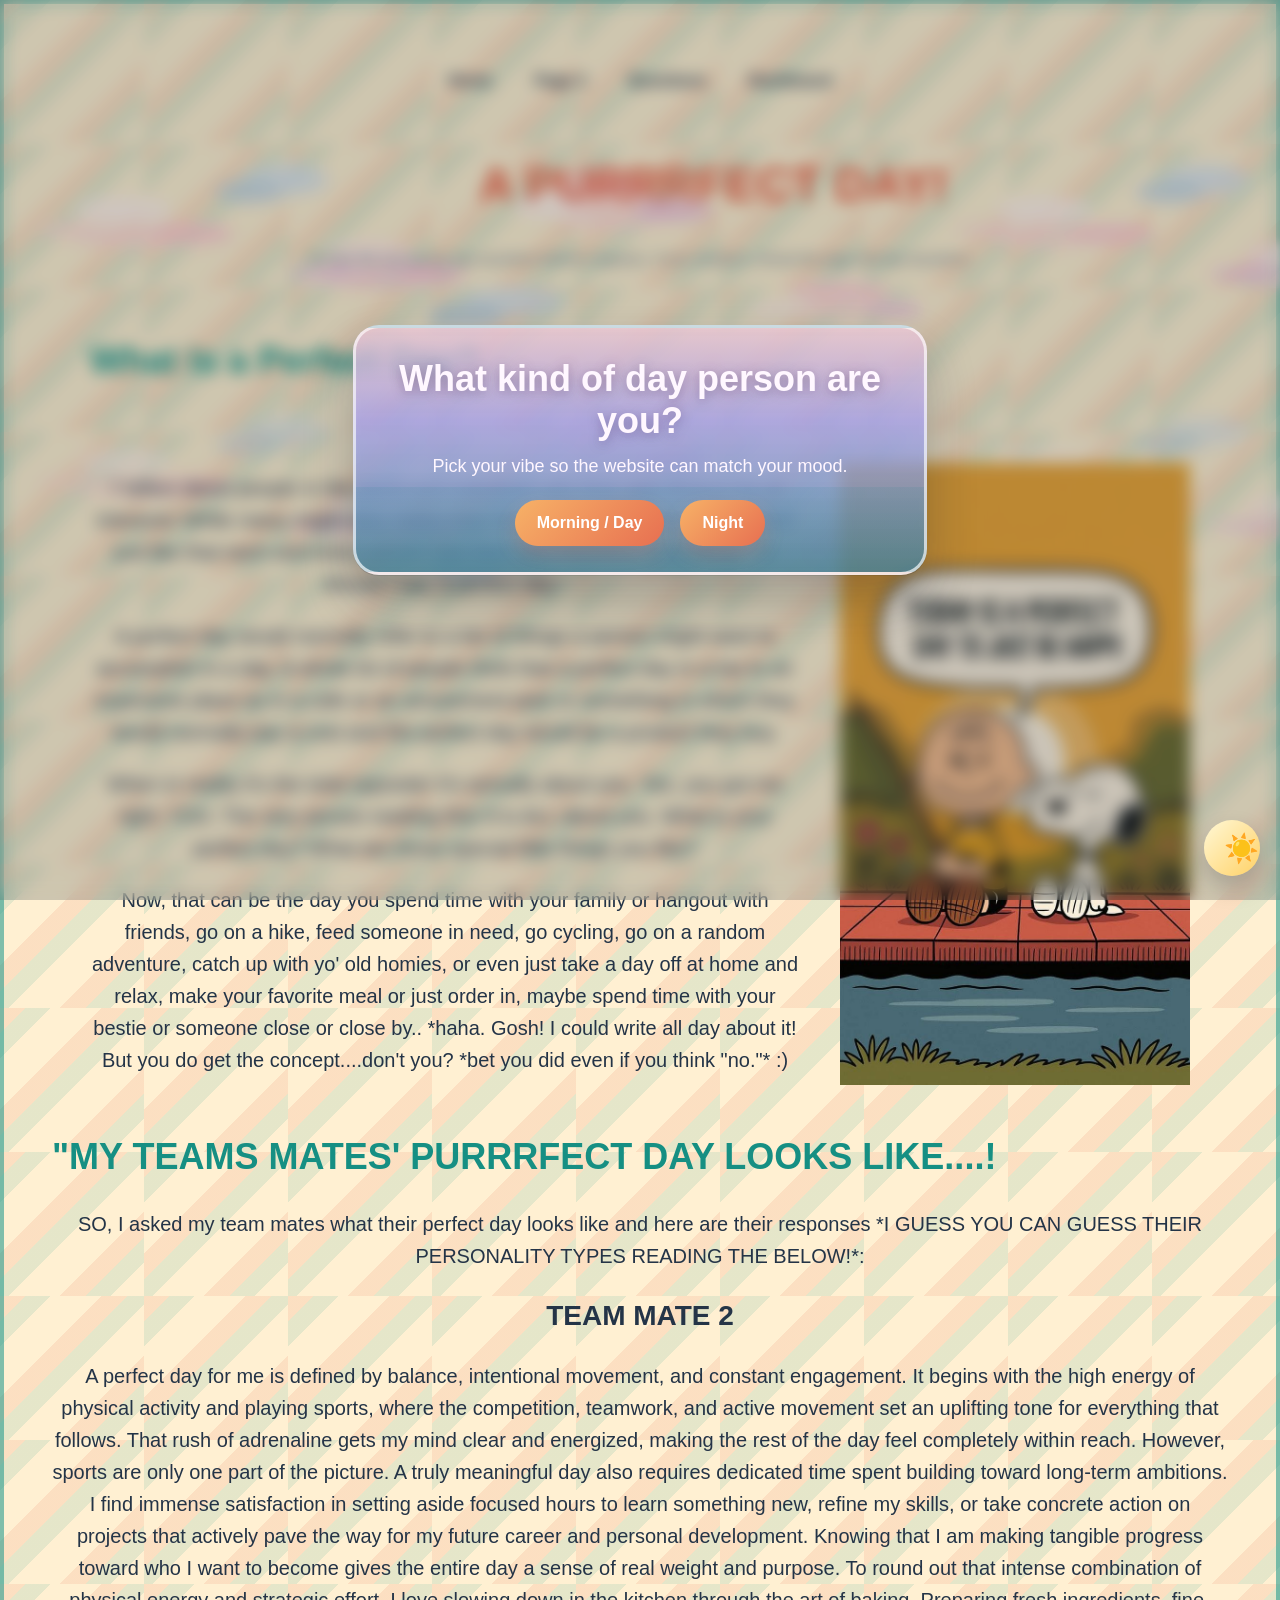
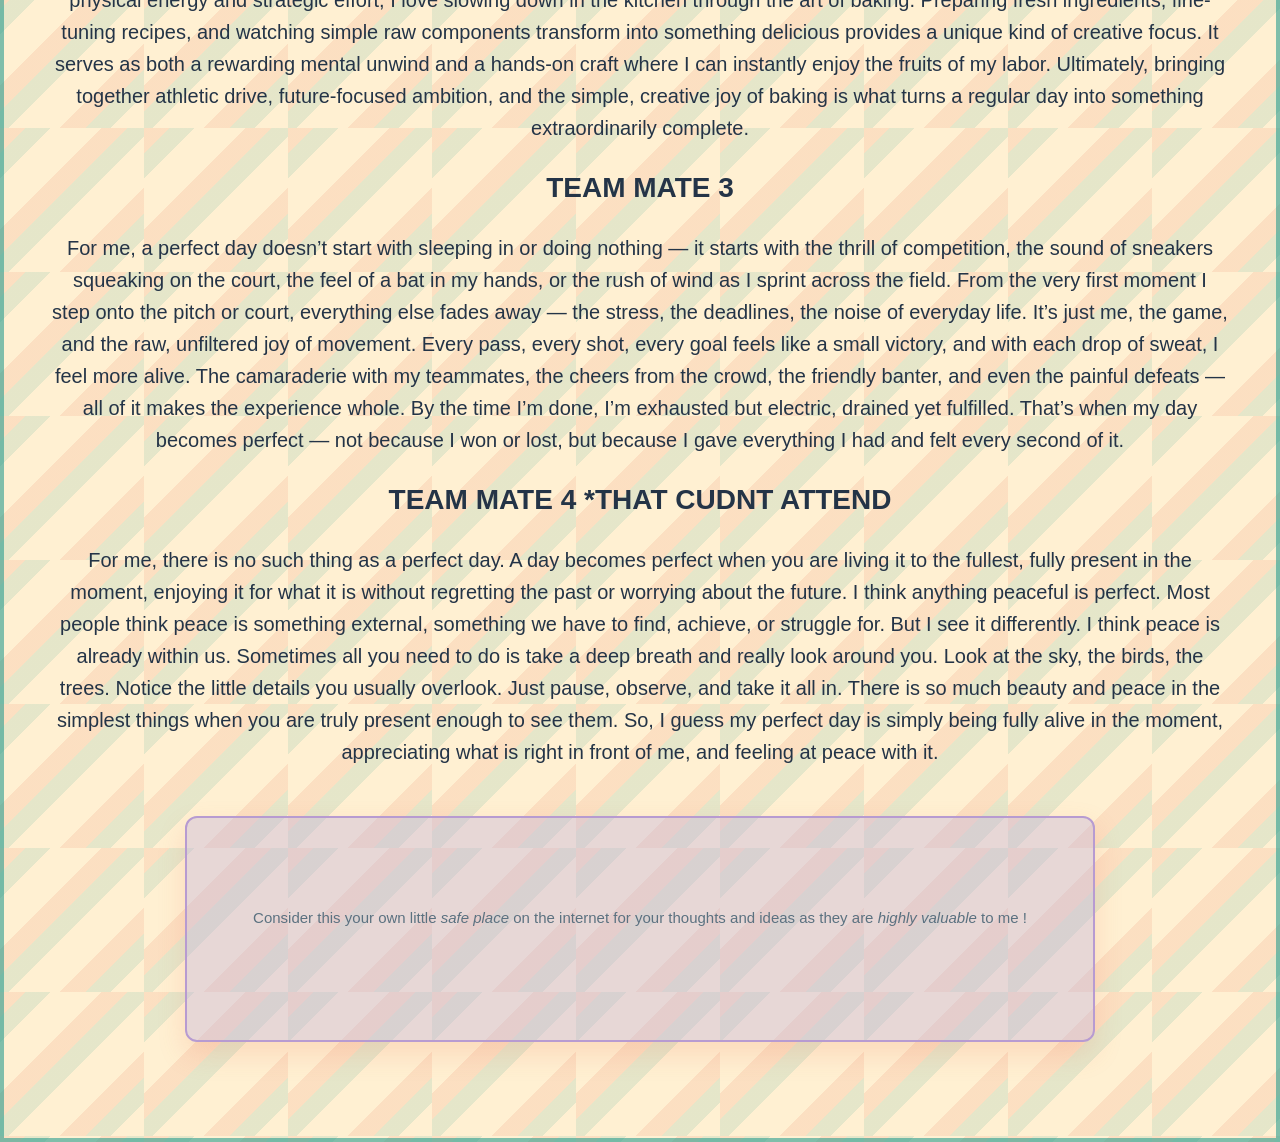
<file: purrrfectday/index.html>
<!DOCTYPE html>
<html lang="en">
<head>
    <title>A PURRRFECT DAY!</title>
     <link rel="stylesheet" href="purrrfectday.css">
 <script src="purrrfectday.js"></script>
 </head>


<body>
    <img class="day-birds-background" data-src="manybirds.svg" alt="" aria-hidden="true">

    <button id="floating-theme-toggle" class="floating-theme-toggle" type="button" aria-label="Toggle theme" title="Toggle theme">
        ☀️
    </button>

    <div id="theme-modal" class="theme-modal" hidden>
        <div class="theme-modal-card">
            <h2>What kind of day person are you?</h2>
            <p>Pick your vibe so the website can match your mood.</p>
            <div class="theme-choice-row">
                <button type="button" class="theme-choice" data-theme-choice="day">Morning / Day</button>
                <button type="button" class="theme-choice" data-theme-choice="night">Night</button>
            </div>
        </div>
    </div>

    <nav class="site-nav" aria-label="Main navigation">
        <a href="index.html">Home</a>
        <a href="purrrfectday2.html">Page 2</a>
        <a href="ques.html">Questions</a>
        <a href="dashboard.html">Dashboard</a>
    </nav>

    <header class="hero-header">
        <div class="sun" aria-hidden="true"></div>
        <h1>A PURRRFECT DAY!</h1>
    </header>
    <p id="soundNote" class="sound-note">To hear the sun sound, tap anywhere before it appears. If you missed it, reload the page and tap anywhere.</p>
 <div class="split-layout">
    <h2>What Is a Perfect Day?</h2>
</div>
    <div class="split-layout">

        <div class="text">
            <p>
                7 billion damn people in the world and individual with their own
                distinct list of interests! While many might vary, many may also
                be similar to one another and just like that each and every person
                has their own definition of an ideal... or should I say, a perfect day~
            </p>

            <p>
                A perfect day would normally refer to a list of things a person
                might want to accomplish in a day. A whole lot of people think that
                a perfect day is a trip to an expensive place as in a cafe or an
                amusement park or something in which they would normally pay a cost
                and the perfect day would be a product they buy.
            </p>

            <p>
                When in reality it's the total opposite! It's actually about you.
                Yes, you got me right; YOU. The very person reading this!
                It is ALL about you. What is your perfect day? What are those
                special little things you like?
            </p>

            <p>
                Now, that can be the day you spend time with your family or hangout with friends, go on a hike, feed someone in need, go cycling, go on a random adventure, catch up with yo' old homies, or even just take a day off at home and relax, make your favorite meal or just order in, maybe spend time with your bestie or someone close or close by.. *haha. Gosh! I could write all day about it! But you do get the concept....don't you? *bet you did even if you think "no."* :)

            </p>
           
        </div>

        <img src="hpy.jpg" alt="A happy day">

    </div>

<div>
    <H2> "MY TEAMS MATES' PURRRFECT DAY LOOKS LIKE....!</H2>
    <p>
        SO, I asked my team mates what their perfect day looks like and here are their responses *I GUESS YOU CAN GUESS THEIR PERSONALITY TYPES READING THE BELOW!*:

<H3>TEAM MATE 2</H3>
<P>
    A perfect day for me is defined by balance, intentional movement, and constant engagement. It begins with the high energy of physical activity and playing sports, where the competition, teamwork, and active movement set an uplifting tone for everything that follows. That rush of adrenaline gets my mind clear and energized, making the rest of the day feel completely within reach. However, sports are only one part of the picture.
A truly meaningful day also requires dedicated time spent building toward long-term ambitions. I find immense satisfaction in setting aside focused hours to learn something new, refine my skills, or take concrete action on projects that actively pave the way for my future career and personal development. Knowing that I am making tangible progress toward who I want to become gives the entire day a sense of real weight and purpose.
To round out that intense combination of physical energy and strategic effort, I love slowing down in the kitchen through the art of baking. Preparing fresh ingredients, fine-tuning recipes, and watching simple raw components transform into something delicious provides a unique kind of creative focus. It serves as both a rewarding mental unwind and a hands-on craft where I can instantly enjoy the fruits of my labor. Ultimately, bringing together athletic drive, future-focused ambition, and the simple, creative joy of baking is what turns a regular day into something extraordinarily complete.
</P>
<H3>TEAM MATE 3</H3> 
<P>For me, a perfect day doesn’t start with sleeping in or doing nothing — it starts with the thrill of competition, the sound of sneakers squeaking on the court, the feel of a bat in my hands, or the rush of wind as I sprint across the field. From the very first moment I step onto the pitch or court, everything else fades away — the stress, the deadlines, the noise of everyday life. It’s just me, the game, and the raw, unfiltered joy of movement. Every pass, every shot, every goal feels like a small victory, and with each drop of sweat, I feel more alive. The camaraderie with my teammates, the cheers from the crowd, the friendly banter, and even the painful defeats — all of it makes the experience whole. By the time I’m done, I’m exhausted but electric, drained yet fulfilled. That’s when my day becomes perfect — not because I won or lost, but because I gave everything I had and felt every second of it.</P>
    </p>
    <H3>TEAM MATE 4 *THAT CUDNT ATTEND</H3>
    <P>
        For me, there is no such thing as a perfect day. A day becomes perfect when you are living it to the fullest, fully present in the moment, enjoying it for what it is without regretting the past or worrying about the future.
I think anything peaceful is perfect. Most people think peace is something external, something we have to find, achieve, or struggle for. But I see it differently. I think peace is already within us. Sometimes all you need to do is take a deep breath and really look around you.
Look at the sky, the birds, the trees. Notice the little details you usually overlook. Just pause, observe, and take it all in. There is so much beauty and peace in the simplest things when you are truly present enough to see them.
So, I guess my perfect day is simply being fully alive in the moment, appreciating what is right in front of me, and feeling at peace with it.
    </P>

    <section id="user-input-box" class="user-input-box">
        <h4 class="scroll-reveal">WE RECOMMEND U TO ADD YOUR PREFERENCES!</h4>
        <p class="storage-note">Consider this your own little <i>safe place</i> on the internet for your thoughts and ideas as they are <i>highly valuable</i> to me !</p>
        <div id="output" class="saved-inputs" aria-live="polite"></div>
        <button class="scroll-reveal" type="button" onclick="showInput()">Click to Add what your perfect day would sound like!!</button>

        <div id="inputSection" hidden>
            <textarea id="userInput" rows="5" placeholder="Write your perfect day here..."></textarea>
            <button type="button" onclick="addInput()">Add your what your purrrfect day would sound like to our webpage!</button>
        </div>

        <div id="nameSection" hidden>
            <label for="displayName">What name should we display with your perfect day?</label>
            <input id="displayName" type="text" maxlength="40" placeholder="Enter your display name...">
            <button type="button" onclick="finishInput()">Finish</button>
        </div>
    </section>
</body>
</html>
</file>
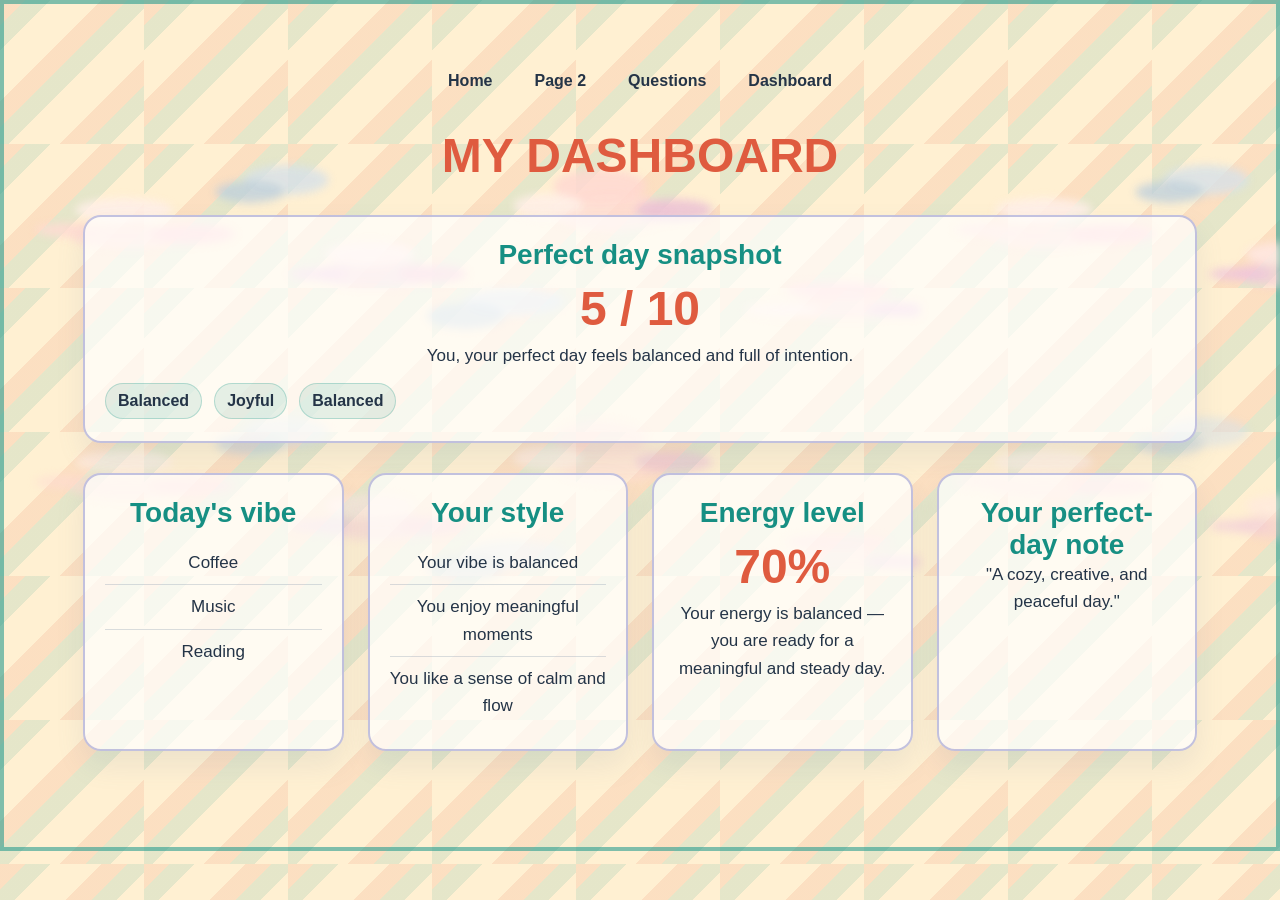
<file: DASHBOARD.HTML>
<!DOCTYPE html>
<html lang="en">
<head>
    <meta charset="UTF-8">
    <meta name="viewport" content="width=device-width, initial-scale=1.0">
    <title>PURRRFECT DAY | Dashboard</title>
    <link rel="stylesheet" href="PERFECTDAY.CSS">
</head>
<body>
    <img class="day-birds-background" data-src="manybirds.svg" alt="" aria-hidden="true">

    <nav class="site-nav" aria-label="Main navigation">
        <a href="PERFECTDAY.HTML">Home</a>
        <a href="PERFECTDAY2.HTML">Page 2</a>
        <a href="QUESTIONS.HTML">Questions</a>
        <a href="DASHBOARD.HTML">Dashboard</a>
    </nav>

    <header class="hero-header">
        <h1>MY DASHBOARD</h1>
    </header>

    <main class="dashboard-shell">
        <section class="dash-card highlight-card" id="profile-summary">
            <h3>Perfect day snapshot</h3>
            <div class="metric" id="score-value">--</div>
            <p id="mood-summary">Your personalized summary will appear here.</p>
            <div class="pill-row" id="mood-pills"></div>
        </section>

        <div class="dashboard-grid">
            <section class="dash-card">
                <h3>Today's vibe</h3>
                <ul class="dash-list" id="activity-list"></ul>
            </section>

            <section class="dash-card">
                <h3>Your style</h3>
                <ul class="dash-list" id="style-list"></ul>
            </section>

            <section class="dash-card">
                <h3>Energy level</h3>
                <div class="metric" id="energy-value">--</div>
                <p id="energy-copy">Your energy summary will appear here.</p>
            </section>

            <section class="dash-card">
                <h3>Your perfect-day note</h3>
                <p id="dream-day-output">Tell us about your ideal day and it will show here.</p>
            </section>
        </div>
    </main>

    <script src="PERFECTDAY.JS"></script>
    <script src="dashboard-data.js"></script>
</body>
</html>
</file>
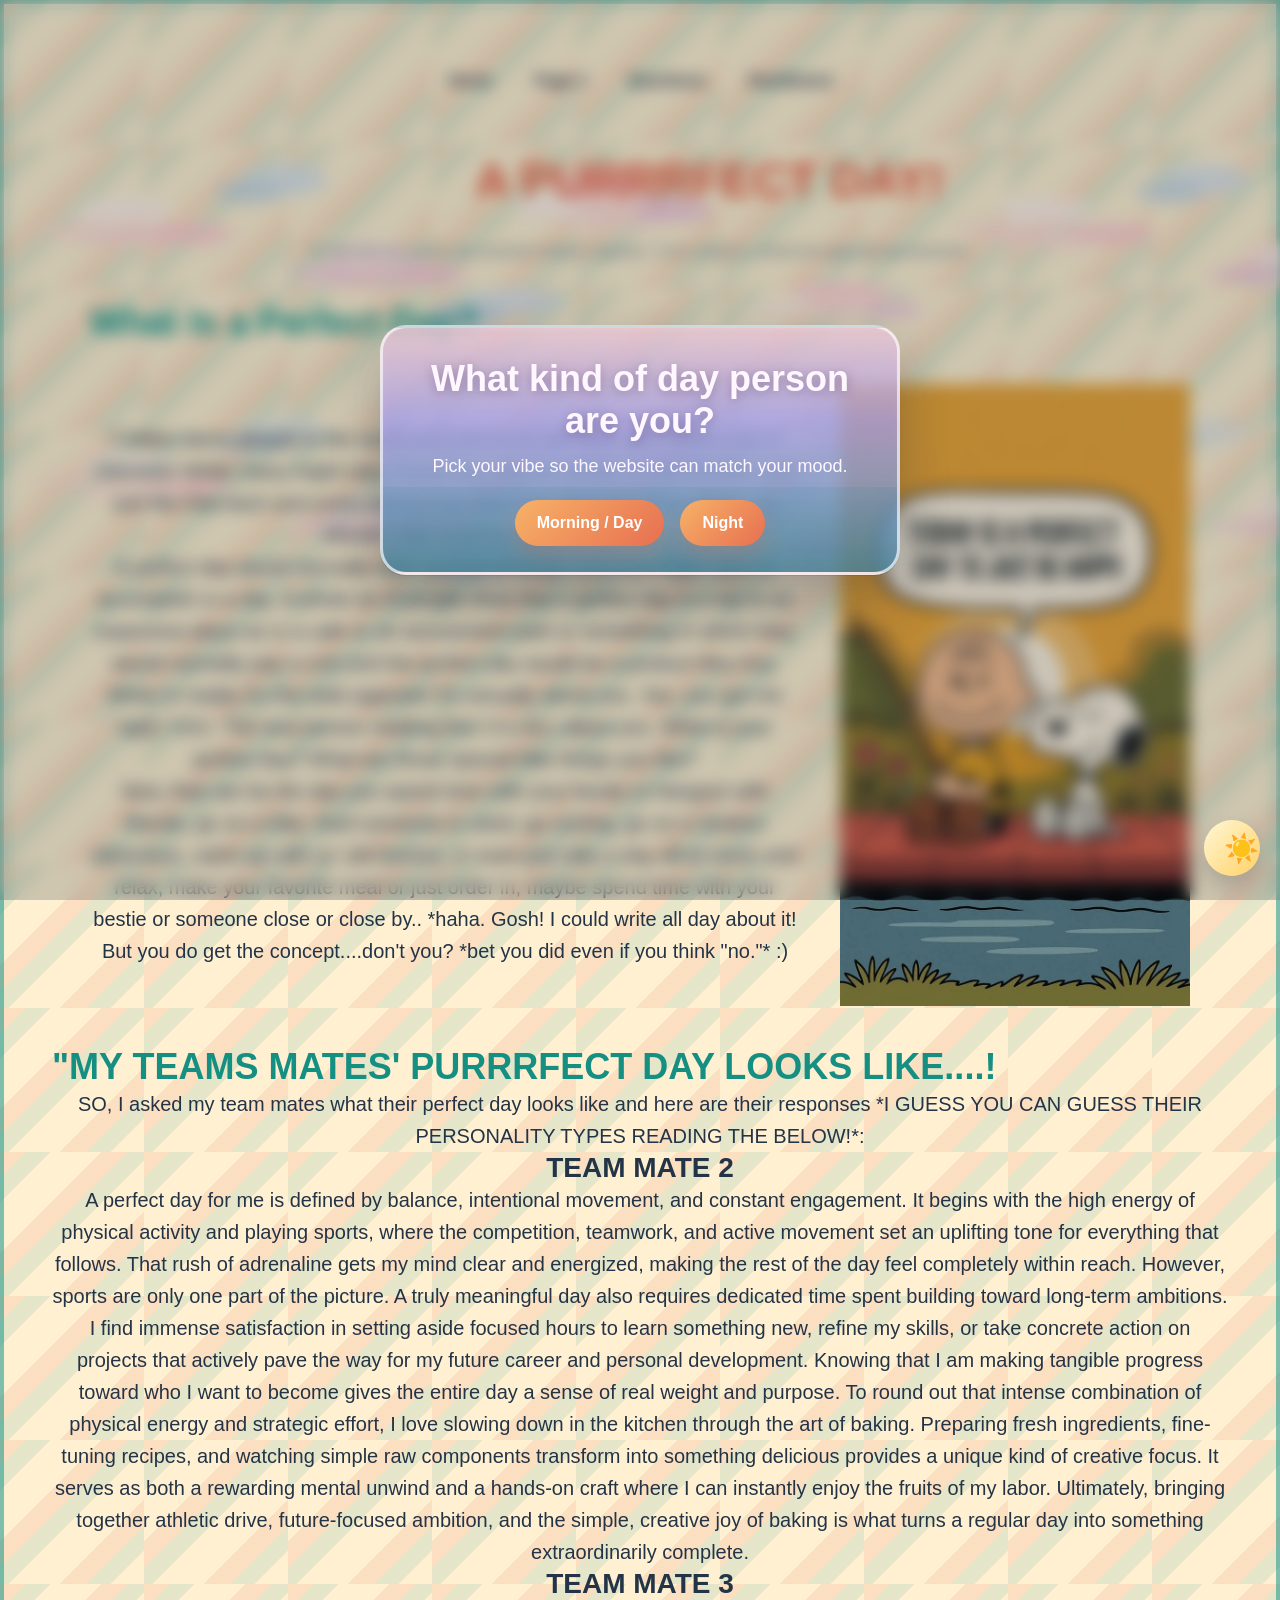
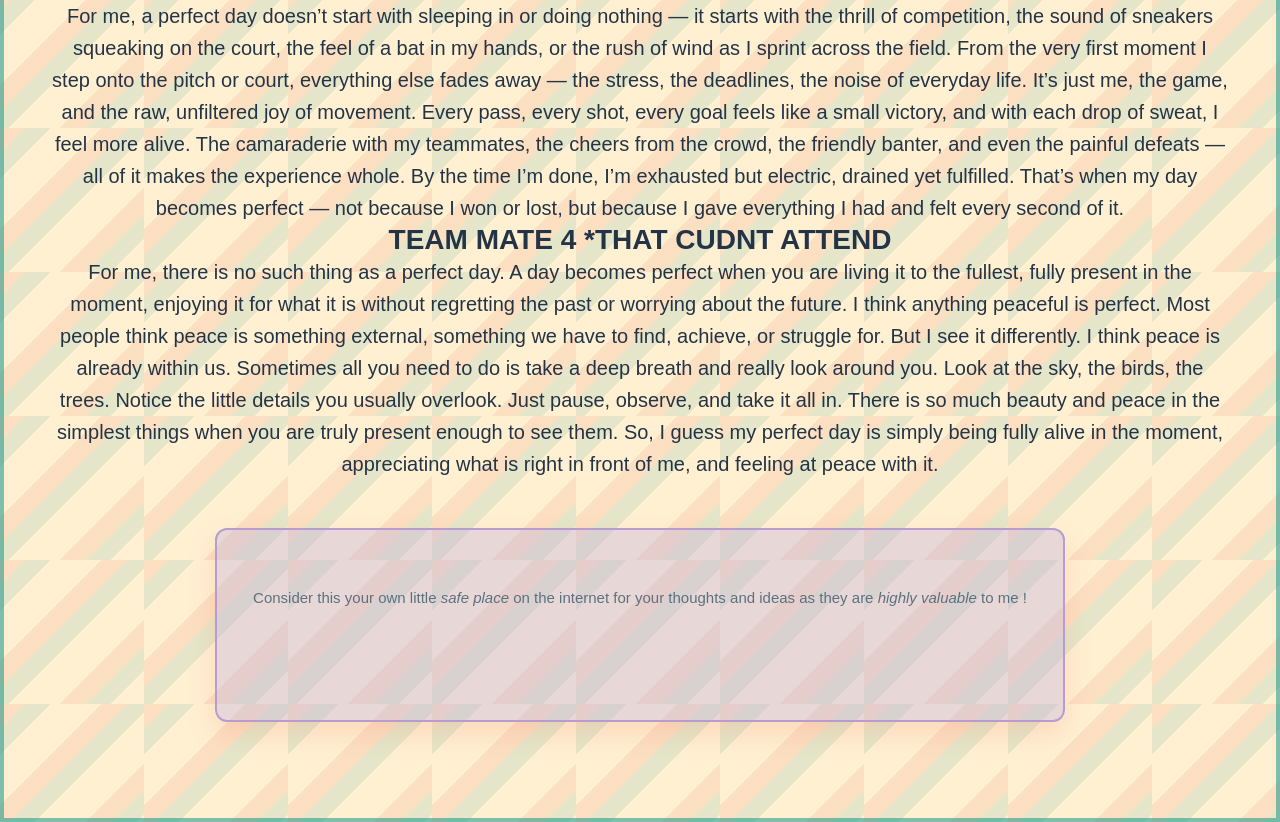
<file: PERFECTDAY.HTML>
<!DOCTYPE html>
<html lang="en">
<head>
    <title>A PURRRFECT DAY!</title>
     <link rel="stylesheet" href="PERFECTDAY.CSS">
 <script src="PERFECTDAY.JS"></script>
 </head>


<body>
    <img class="day-birds-background" data-src="manybirds.svg" alt="" aria-hidden="true">

    <button id="floating-theme-toggle" class="floating-theme-toggle" type="button" aria-label="Toggle theme" title="Toggle theme">
        ☀️
    </button>

    <div id="theme-modal" class="theme-modal" hidden>
        <div class="theme-modal-card">
            <h2>What kind of day person are you?</h2>
            <p>Pick your vibe so the website can match your mood.</p>
            <div class="theme-choice-row">
                <button type="button" class="theme-choice" data-theme-choice="day">Morning / Day</button>
                <button type="button" class="theme-choice" data-theme-choice="night">Night</button>
            </div>
        </div>
    </div>

    <nav class="site-nav" aria-label="Main navigation">
        <a href="PERFECTDAY.HTML">Home</a>
        <a href="PERFECTDAY2.HTML">Page 2</a>
        <a href="QUESTIONS.HTML">Questions</a>
        <a href="DASHBOARD.HTML">Dashboard</a>
    </nav>

    <header class="hero-header">
        <div class="sun" aria-hidden="true"></div>
        <h1>A PURRRFECT DAY!</h1>
    </header>
    <p id="soundNote" class="sound-note">To hear the sun sound, tap anywhere before it appears. If you missed it, reload the page and tap anywhere.</p>
 <div class="split-layout">
    <h2>What Is a Perfect Day?</h2>
</div>
    <div class="split-layout">

        <div class="text">
            <p>
                7 billion damn people in the world and individual with their own
                distinct list of interests! While many might vary, many may also
                be similar to one another and just like that each and every person
                has their own definition of an ideal... or should I say, a perfect day~
            </p>

            <p>
                A perfect day would normally refer to a list of things a person
                might want to accomplish in a day. A whole lot of people think that
                a perfect day is a trip to an expensive place as in a cafe or an
                amusement park or something in which they would normally pay a cost
                and the perfect day would be a product they buy.
            </p>

            <p>
                When in reality it's the total opposite! It's actually about you.
                Yes, you got me right; YOU. The very person reading this!
                It is ALL about you. What is your perfect day? What are those
                special little things you like?
            </p>

            <p>
                Now, that can be the day you spend time with your family or hangout with friends, go on a hike, feed someone in need, go cycling, go on a random adventure, catch up with yo' old homies, or even just take a day off at home and relax, make your favorite meal or just order in, maybe spend time with your bestie or someone close or close by.. *haha. Gosh! I could write all day about it! But you do get the concept....don't you? *bet you did even if you think "no."* :)

            </p>
           
        </div>

        <img src="hpy.jpg" alt="A happy day">

    </div>

<div>
    <H2> "MY TEAMS MATES' PURRRFECT DAY LOOKS LIKE....!</H2>
    <p>
        SO, I asked my team mates what their perfect day looks like and here are their responses *I GUESS YOU CAN GUESS THEIR PERSONALITY TYPES READING THE BELOW!*:

<H3>TEAM MATE 2</H3>
<P>
    A perfect day for me is defined by balance, intentional movement, and constant engagement. It begins with the high energy of physical activity and playing sports, where the competition, teamwork, and active movement set an uplifting tone for everything that follows. That rush of adrenaline gets my mind clear and energized, making the rest of the day feel completely within reach. However, sports are only one part of the picture.
A truly meaningful day also requires dedicated time spent building toward long-term ambitions. I find immense satisfaction in setting aside focused hours to learn something new, refine my skills, or take concrete action on projects that actively pave the way for my future career and personal development. Knowing that I am making tangible progress toward who I want to become gives the entire day a sense of real weight and purpose.
To round out that intense combination of physical energy and strategic effort, I love slowing down in the kitchen through the art of baking. Preparing fresh ingredients, fine-tuning recipes, and watching simple raw components transform into something delicious provides a unique kind of creative focus. It serves as both a rewarding mental unwind and a hands-on craft where I can instantly enjoy the fruits of my labor. Ultimately, bringing together athletic drive, future-focused ambition, and the simple, creative joy of baking is what turns a regular day into something extraordinarily complete.
</P>
<H3>TEAM MATE 3</H3> 
<P>For me, a perfect day doesn’t start with sleeping in or doing nothing — it starts with the thrill of competition, the sound of sneakers squeaking on the court, the feel of a bat in my hands, or the rush of wind as I sprint across the field. From the very first moment I step onto the pitch or court, everything else fades away — the stress, the deadlines, the noise of everyday life. It’s just me, the game, and the raw, unfiltered joy of movement. Every pass, every shot, every goal feels like a small victory, and with each drop of sweat, I feel more alive. The camaraderie with my teammates, the cheers from the crowd, the friendly banter, and even the painful defeats — all of it makes the experience whole. By the time I’m done, I’m exhausted but electric, drained yet fulfilled. That’s when my day becomes perfect — not because I won or lost, but because I gave everything I had and felt every second of it.</P>
    </p>
    <H3>TEAM MATE 4 *THAT CUDNT ATTEND</H3>
    <P>
        For me, there is no such thing as a perfect day. A day becomes perfect when you are living it to the fullest, fully present in the moment, enjoying it for what it is without regretting the past or worrying about the future.
I think anything peaceful is perfect. Most people think peace is something external, something we have to find, achieve, or struggle for. But I see it differently. I think peace is already within us. Sometimes all you need to do is take a deep breath and really look around you.
Look at the sky, the birds, the trees. Notice the little details you usually overlook. Just pause, observe, and take it all in. There is so much beauty and peace in the simplest things when you are truly present enough to see them.
So, I guess my perfect day is simply being fully alive in the moment, appreciating what is right in front of me, and feeling at peace with it.
    </P>

    <section id="user-input-box" class="user-input-box">
        <h4 class="scroll-reveal">WE RECOMMEND U TO ADD YOUR PREFERENCES!</h4>
        <p class="storage-note">Consider this your own little <i>safe place</i> on the internet for your thoughts and ideas as they are <i>highly valuable</i> to me !</p>
        <div id="output" class="saved-inputs" aria-live="polite"></div>
        <button class="scroll-reveal" type="button" onclick="showInput()">Click to Add what your perfect day would sound like!!</button>

        <div id="inputSection" hidden>
            <textarea id="userInput" rows="5" placeholder="Write your perfect day here..."></textarea>
            <button type="button" onclick="addInput()">Add your what your purrrfect day would sound like to our webpage!</button>
        </div>

        <div id="nameSection" hidden>
            <label for="displayName">What name should we display with your perfect day?</label>
            <input id="displayName" type="text" maxlength="40" placeholder="Enter your display name...">
            <button type="button" onclick="finishInput()">Finish</button>
        </div>
    </section>
    </div>
</body>
</html>
</file>
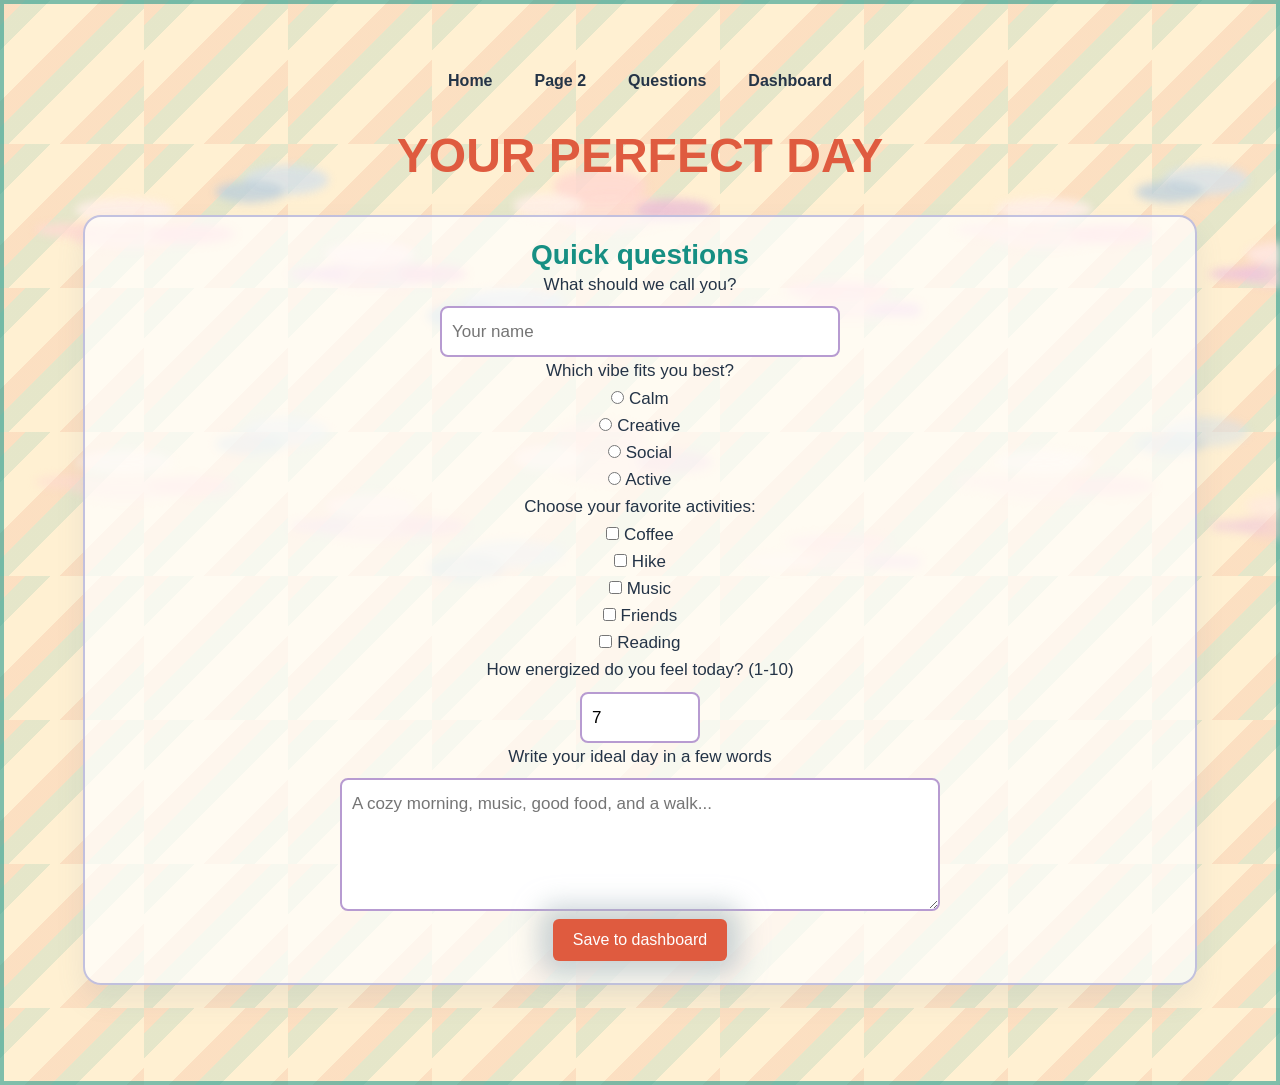
<file: QUESTIONS.HTML>
<!DOCTYPE html>
<html lang="en">
<head>
    <meta charset="UTF-8">
    <meta name="viewport" content="width=device-width, initial-scale=1.0">
    <title>PURRRFECT DAY | Questions</title>
    <link rel="stylesheet" href="PERFECTDAY.CSS">
</head>
<body>
    <img class="day-birds-background" data-src="manybirds.svg" alt="" aria-hidden="true">

    <nav class="site-nav" aria-label="Main navigation">
        <a href="PERFECTDAY.HTML">Home</a>
        <a href="PERFECTDAY2.HTML">Page 2</a>
        <a href="QUESTIONS.HTML">Questions</a>
        <a href="DASHBOARD.HTML">Dashboard</a>
    </nav>

    <header class="hero-header">
        <h1>YOUR PERFECT DAY</h1>
    </header>

    <main class="dashboard-shell">
        <section class="dash-card">
            <h3>Quick questions</h3>
            <form id="user-form">
                <p>
                    <label for="name-input">What should we call you?</label><br>
                    <input id="name-input" type="text" placeholder="Your name" style="width: 100%; max-width: 400px; margin-top: 8px; padding: 10px; font: inherit; border-radius: 8px; border: 2px solid #b79bd1;">
                </p>

                <p>
                    Which vibe fits you best?<br>
                    <label><input type="radio" name="vibe" value="Calm"> Calm</label><br>
                    <label><input type="radio" name="vibe" value="Creative"> Creative</label><br>
                    <label><input type="radio" name="vibe" value="Social"> Social</label><br>
                    <label><input type="radio" name="vibe" value="Active"> Active</label>
                </p>

                <p>
                    Choose your favorite activities:<br>
                    <label><input type="checkbox" name="activity" value="Coffee"> Coffee</label><br>
                    <label><input type="checkbox" name="activity" value="Hike"> Hike</label><br>
                    <label><input type="checkbox" name="activity" value="Music"> Music</label><br>
                    <label><input type="checkbox" name="activity" value="Friends"> Friends</label><br>
                    <label><input type="checkbox" name="activity" value="Reading"> Reading</label>
                </p>

                <p>
                    <label for="energy-input">How energized do you feel today? (1-10)</label><br>
                    <input id="energy-input" type="number" min="1" max="10" value="7" style="width: 100%; max-width: 120px; margin-top: 8px; padding: 10px; font: inherit; border-radius: 8px; border: 2px solid #b79bd1;">
                </p>

                <p>
                    <label for="dream-day-input">Write your ideal day in a few words</label><br>
                    <textarea id="dream-day-input" rows="4" placeholder="A cozy morning, music, good food, and a walk..." style="width: 100%; max-width: 600px; margin-top: 8px; padding: 10px; font: inherit; border-radius: 8px; border: 2px solid #b79bd1; resize: vertical;"></textarea>
                </p>

                <button type="submit">Save to dashboard</button>
            </form>
        </section>
    </main>

    <script src="PERFECTDAY.JS"></script>
    <script>
        document.getElementById('user-form').addEventListener('submit', function (event) {
            event.preventDefault();

            const name = document.getElementById('name-input').value.trim() || 'You';
            const theme = document.querySelector('input[name="theme"]:checked')?.value || 'day';
            const vibe = document.querySelector('input[name="vibe"]:checked')?.value || 'Balanced';
            const activities = Array.from(document.querySelectorAll('input[name="activity"]:checked')).map(item => item.value);
            const energy = Number(document.getElementById('energy-input').value) || 7;
            const dreamDay = document.getElementById('dream-day-input').value.trim() || 'A day full of joy and intention.';

            const profile = {
                name,
                theme,
                vibe,
                activities,
                energy,
                dreamDay
            };

            localStorage.setItem('purrrfect-user-profile', JSON.stringify(profile));
            window.location.href = 'DASHBOARD.HTML';
        });
    </script>
</body>
</html>
</file>
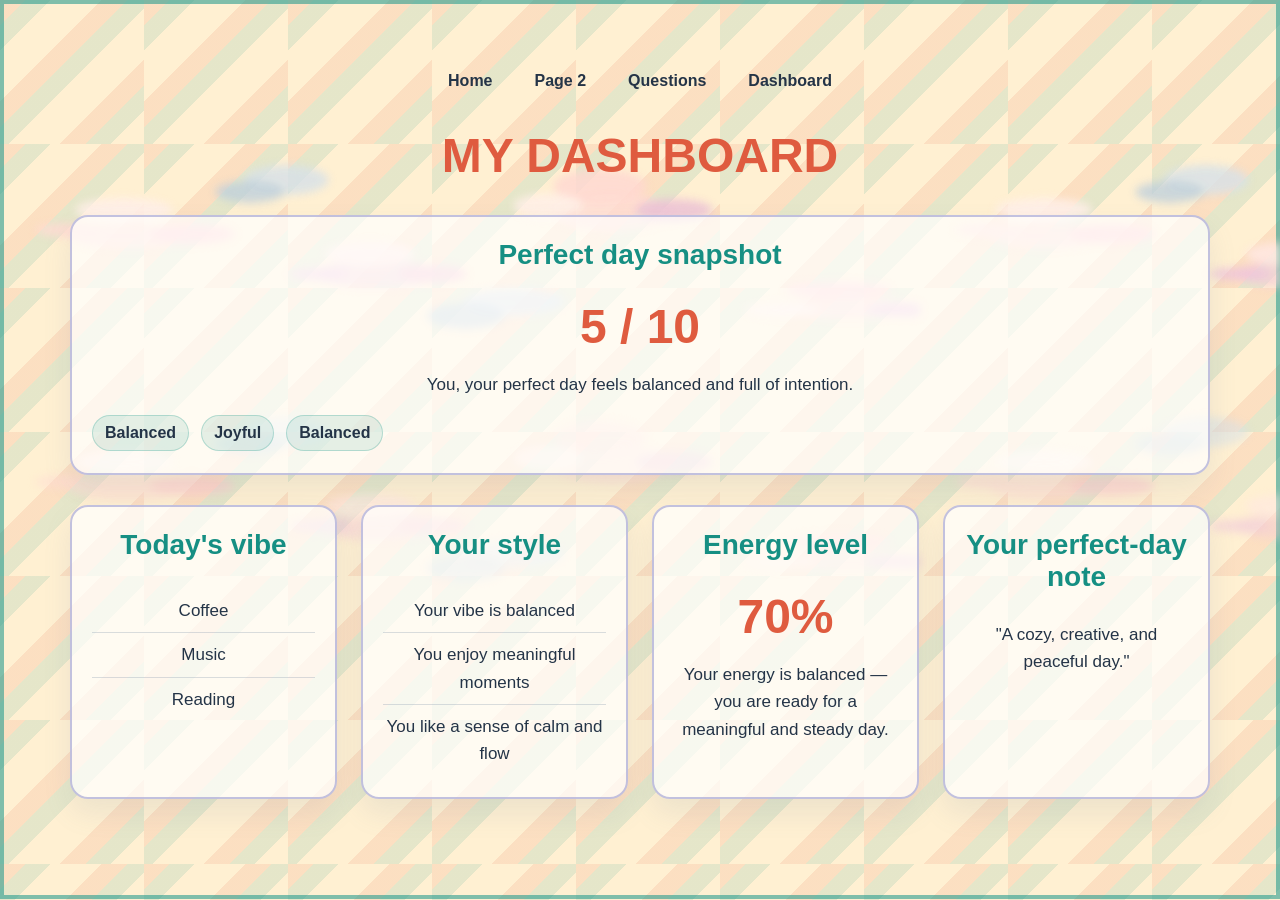
<file: purrrfectday/DASHBOARD.HTML>
<!DOCTYPE html>
<html lang="en">
<head>
    <meta charset="UTF-8">
    <meta name="viewport" content="width=device-width, initial-scale=1.0">
    <title>PURRRFECT DAY | Dashboard</title>
    <link rel="stylesheet" href="PERFECTDAY.CSS">
</head>
<body>
    <img class="day-birds-background" data-src="manybirds.svg" alt="" aria-hidden="true">

    <nav class="site-nav" aria-label="Main navigation">
        <a href="PERFECTDAY.HTML">Home</a>
        <a href="PERFECTDAY2.HTML">Page 2</a>
        <a href="QUESTIONS.HTML">Questions</a>
        <a href="DASHBOARD.HTML">Dashboard</a>
    </nav>

    <header class="hero-header">
        <h1>MY DASHBOARD</h1>
    </header>

    <main class="dashboard-shell">
        <section class="dash-card highlight-card" id="profile-summary">
            <h3>Perfect day snapshot</h3>
            <div class="metric" id="score-value">--</div>
            <p id="mood-summary">Your personalized summary will appear here.</p>
            <div class="pill-row" id="mood-pills"></div>
        </section>

        <div class="dashboard-grid">
            <section class="dash-card">
                <h3>Today's vibe</h3>
                <ul class="dash-list" id="activity-list"></ul>
            </section>

            <section class="dash-card">
                <h3>Your style</h3>
                <ul class="dash-list" id="style-list"></ul>
            </section>

            <section class="dash-card">
                <h3>Energy level</h3>
                <div class="metric" id="energy-value">--</div>
                <p id="energy-copy">Your energy summary will appear here.</p>
            </section>

            <section class="dash-card">
                <h3>Your perfect-day note</h3>
                <p id="dream-day-output">Tell us about your ideal day and it will show here.</p>
            </section>
        </div>
    </main>

    <script src="PERFECTDAY.JS"></script>
    <script src="dashboard-data.js"></script>
</body>
</html>
</file>
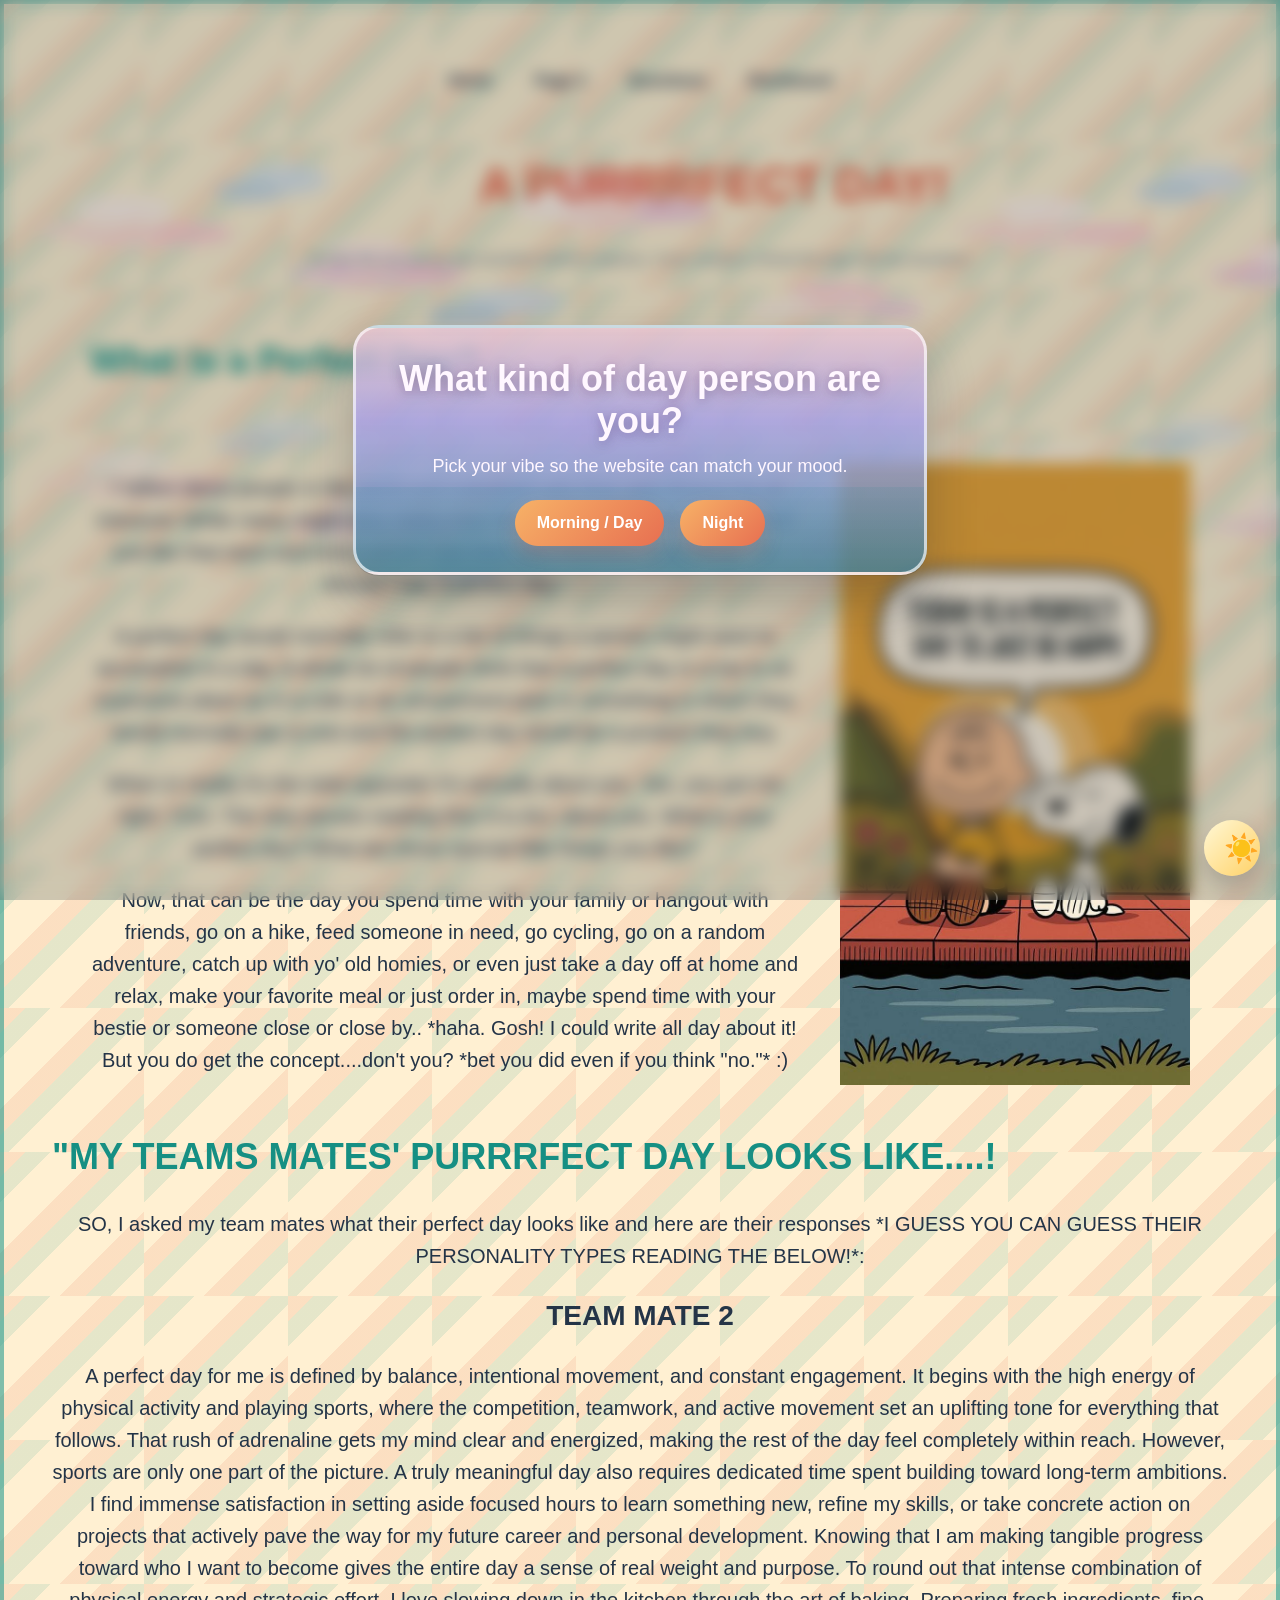
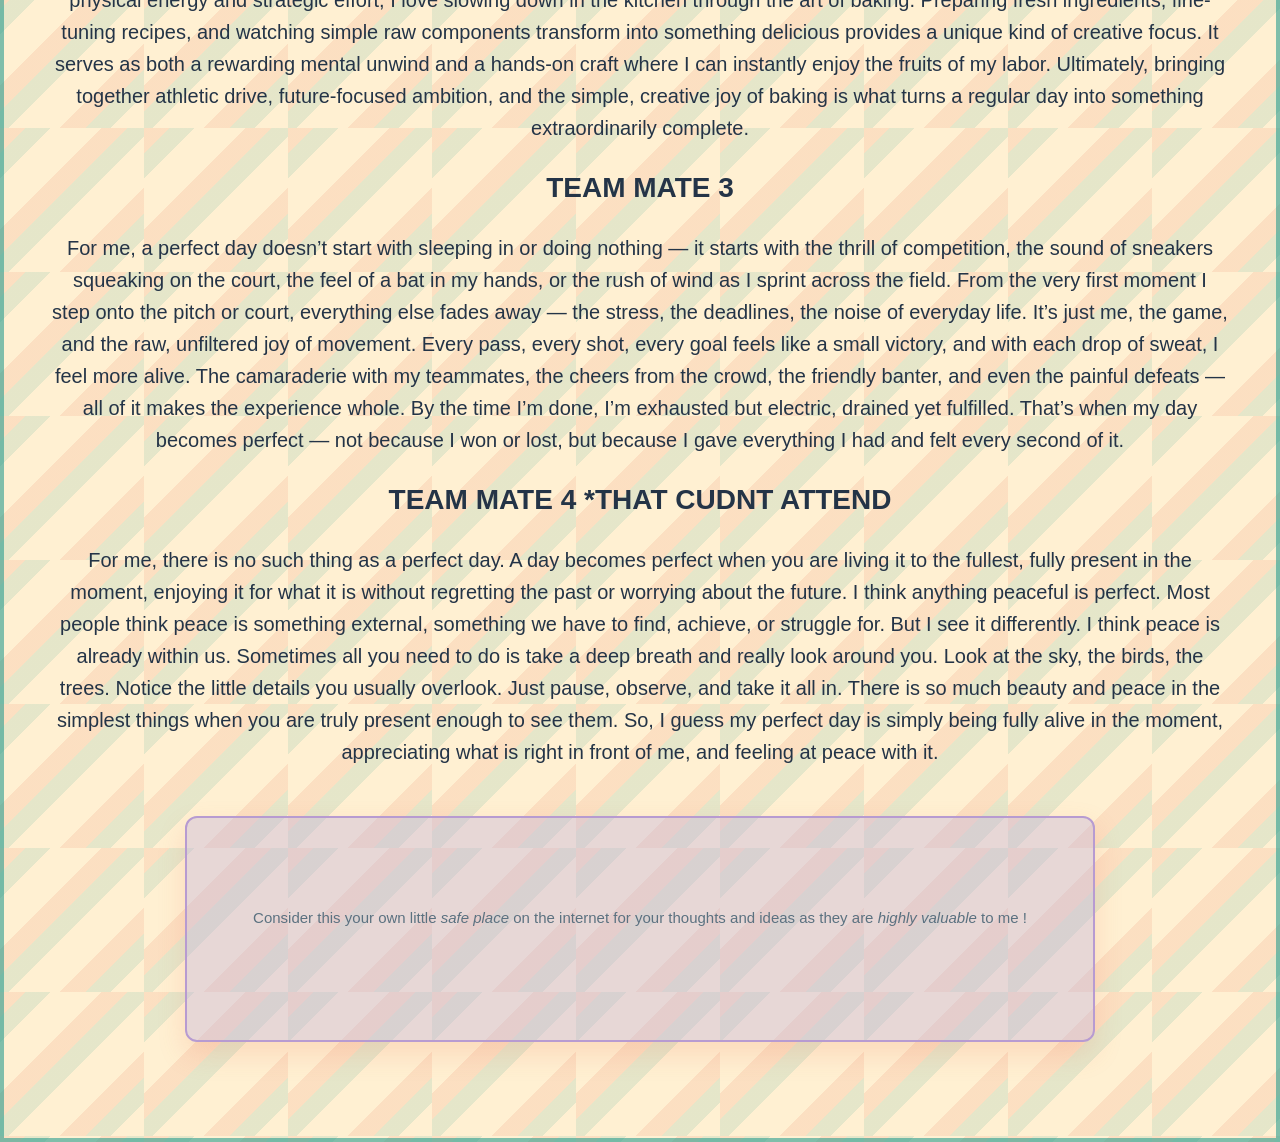
<file: purrrfectday/PERFECTDAY.HTML>
<!DOCTYPE html>
<html lang="en">
<head>
    <title>A PURRRFECT DAY!</title>
     <link rel="stylesheet" href="PERFECTDAY.CSS">
 <script src="PERFECTDAY.JS"></script>
 </head>


<body>
    <img class="day-birds-background" data-src="manybirds.svg" alt="" aria-hidden="true">

    <button id="floating-theme-toggle" class="floating-theme-toggle" type="button" aria-label="Toggle theme" title="Toggle theme">
        ☀️
    </button>

    <div id="theme-modal" class="theme-modal" hidden>
        <div class="theme-modal-card">
            <h2>What kind of day person are you?</h2>
            <p>Pick your vibe so the website can match your mood.</p>
            <div class="theme-choice-row">
                <button type="button" class="theme-choice" data-theme-choice="day">Morning / Day</button>
                <button type="button" class="theme-choice" data-theme-choice="night">Night</button>
            </div>
        </div>
    </div>

    <nav class="site-nav" aria-label="Main navigation">
        <a href="PERFECTDAY.HTML">Home</a>
        <a href="PERFECTDAY2.HTML">Page 2</a>
        <a href="QUESTIONS.HTML">Questions</a>
        <a href="DASHBOARD.HTML">Dashboard</a>
    </nav>

    <header class="hero-header">
        <div class="sun" aria-hidden="true"></div>
        <h1>A PURRRFECT DAY!</h1>
    </header>
    <p id="soundNote" class="sound-note">To hear the sun sound, tap anywhere before it appears. If you missed it, reload the page and tap anywhere.</p>
 <div class="split-layout">
    <h2>What Is a Perfect Day?</h2>
</div>
    <div class="split-layout">

        <div class="text">
            <p>
                7 billion damn people in the world and individual with their own
                distinct list of interests! While many might vary, many may also
                be similar to one another and just like that each and every person
                has their own definition of an ideal... or should I say, a perfect day~
            </p>

            <p>
                A perfect day would normally refer to a list of things a person
                might want to accomplish in a day. A whole lot of people think that
                a perfect day is a trip to an expensive place as in a cafe or an
                amusement park or something in which they would normally pay a cost
                and the perfect day would be a product they buy.
            </p>

            <p>
                When in reality it's the total opposite! It's actually about you.
                Yes, you got me right; YOU. The very person reading this!
                It is ALL about you. What is your perfect day? What are those
                special little things you like?
            </p>

            <p>
                Now, that can be the day you spend time with your family or hangout with friends, go on a hike, feed someone in need, go cycling, go on a random adventure, catch up with yo' old homies, or even just take a day off at home and relax, make your favorite meal or just order in, maybe spend time with your bestie or someone close or close by.. *haha. Gosh! I could write all day about it! But you do get the concept....don't you? *bet you did even if you think "no."* :)

            </p>
           
        </div>

        <img src="hpy.jpg" alt="A happy day">

    </div>

<div>
    <H2> "MY TEAMS MATES' PURRRFECT DAY LOOKS LIKE....!</H2>
    <p>
        SO, I asked my team mates what their perfect day looks like and here are their responses *I GUESS YOU CAN GUESS THEIR PERSONALITY TYPES READING THE BELOW!*:

<H3>TEAM MATE 2</H3>
<P>
    A perfect day for me is defined by balance, intentional movement, and constant engagement. It begins with the high energy of physical activity and playing sports, where the competition, teamwork, and active movement set an uplifting tone for everything that follows. That rush of adrenaline gets my mind clear and energized, making the rest of the day feel completely within reach. However, sports are only one part of the picture.
A truly meaningful day also requires dedicated time spent building toward long-term ambitions. I find immense satisfaction in setting aside focused hours to learn something new, refine my skills, or take concrete action on projects that actively pave the way for my future career and personal development. Knowing that I am making tangible progress toward who I want to become gives the entire day a sense of real weight and purpose.
To round out that intense combination of physical energy and strategic effort, I love slowing down in the kitchen through the art of baking. Preparing fresh ingredients, fine-tuning recipes, and watching simple raw components transform into something delicious provides a unique kind of creative focus. It serves as both a rewarding mental unwind and a hands-on craft where I can instantly enjoy the fruits of my labor. Ultimately, bringing together athletic drive, future-focused ambition, and the simple, creative joy of baking is what turns a regular day into something extraordinarily complete.
</P>
<H3>TEAM MATE 3</H3> 
<P>For me, a perfect day doesn’t start with sleeping in or doing nothing — it starts with the thrill of competition, the sound of sneakers squeaking on the court, the feel of a bat in my hands, or the rush of wind as I sprint across the field. From the very first moment I step onto the pitch or court, everything else fades away — the stress, the deadlines, the noise of everyday life. It’s just me, the game, and the raw, unfiltered joy of movement. Every pass, every shot, every goal feels like a small victory, and with each drop of sweat, I feel more alive. The camaraderie with my teammates, the cheers from the crowd, the friendly banter, and even the painful defeats — all of it makes the experience whole. By the time I’m done, I’m exhausted but electric, drained yet fulfilled. That’s when my day becomes perfect — not because I won or lost, but because I gave everything I had and felt every second of it.</P>
    </p>
    <H3>TEAM MATE 4 *THAT CUDNT ATTEND</H3>
    <P>
        For me, there is no such thing as a perfect day. A day becomes perfect when you are living it to the fullest, fully present in the moment, enjoying it for what it is without regretting the past or worrying about the future.
I think anything peaceful is perfect. Most people think peace is something external, something we have to find, achieve, or struggle for. But I see it differently. I think peace is already within us. Sometimes all you need to do is take a deep breath and really look around you.
Look at the sky, the birds, the trees. Notice the little details you usually overlook. Just pause, observe, and take it all in. There is so much beauty and peace in the simplest things when you are truly present enough to see them.
So, I guess my perfect day is simply being fully alive in the moment, appreciating what is right in front of me, and feeling at peace with it.
    </P>

    <section id="user-input-box" class="user-input-box">
        <h4 class="scroll-reveal">WE RECOMMEND U TO ADD YOUR PREFERENCES!</h4>
        <p class="storage-note">Consider this your own little <i>safe place</i> on the internet for your thoughts and ideas as they are <i>highly valuable</i> to me !</p>
        <div id="output" class="saved-inputs" aria-live="polite"></div>
        <button class="scroll-reveal" type="button" onclick="showInput()">Click to Add what your perfect day would sound like!!</button>

        <div id="inputSection" hidden>
            <textarea id="userInput" rows="5" placeholder="Write your perfect day here..."></textarea>
            <button type="button" onclick="addInput()">Add your what your purrrfect day would sound like to our webpage!</button>
        </div>

        <div id="nameSection" hidden>
            <label for="displayName">What name should we display with your perfect day?</label>
            <input id="displayName" type="text" maxlength="40" placeholder="Enter your display name...">
            <button type="button" onclick="finishInput()">Finish</button>
        </div>
    </section>
</body>
</html>
</file>
<file: purrrfectday/purrrfectday.css>
body {
    --background: #fff0d2;
    --text: #243447;
    --coral: #df5b3f;
    --teal: #168f83;
    --card-bg: rgba(255, 255, 255, 0.72);
    --card-border: rgba(168, 168, 214, 0.7);
    --nav-bg: rgba(255, 255, 255, 0.55);
    --frame-border: rgba(42, 157, 143, 0.6);
    margin: 0;
    padding: 48px;
    border: 4px solid var(--frame-border);
    text-align: center;
    font-family: "Quicksand", "Segoe UI", sans-serif;
    background-color: var(--background);
    background-image: repeating-linear-gradient(
        135deg,
        rgba(231, 111, 81, 0.13) 0,
        rgba(231, 111, 81, 0.13) 18px,
        rgba(42, 157, 143, 0.12) 18px,
        rgba(42, 157, 143, 0.12) 36px,
        transparent 36px,
        transparent 72px
    );
    background-size: 144px 144px;
    animation: backgroundDrift 18s linear infinite;
    color: var(--text);
    overflow-x: hidden;
    transition: background-color 0.35s ease, color 0.35s ease;
}

body.night-theme {
    --background: #101936;
    --text: #e2e8f0;
    --coral: #f9a8d4;
    --teal: #7dd3fc;
    --card-bg: rgba(15, 23, 42, 0.8);
    --card-border: rgba(125, 211, 252, 0.45);
    --nav-bg: rgba(15, 23, 42, 0.7);
    --frame-border: rgba(125, 211, 252, 0.7);
    animation: none;
    background-color: var(--background);
    background-image: radial-gradient(circle at 20% 20%, rgba(255,255,255,0.32) 0 2px, transparent 3px),
        radial-gradient(circle at 30% 40%, rgba(125,211,252,0.32) 0 2px, transparent 3px),
        radial-gradient(circle at 70% 25%, rgba(255,255,255,0.28) 0 2px, transparent 3px),
        radial-gradient(circle at 80% 60%, rgba(249,168,212,0.3) 0 2px, transparent 3px),
        radial-gradient(circle at 50% 75%, rgba(255,255,255,0.26) 0 2px, transparent 3px);
    background-size: 220px 220px, 220px 220px, 220px 220px, 220px 220px, 220px 220px;
}

body.night-theme .site-nav::before {
    content: "";
    position: fixed;
    inset: 0;
    pointer-events: none;
    z-index: -1;
    opacity: 0.45;
    background-image:
        radial-gradient(circle at 12% 18%, rgba(255,255,255,0.9) 0 1px, transparent 2px),
        radial-gradient(circle at 68% 28%, rgba(125,211,252,0.85) 0 1px, transparent 2px),
        radial-gradient(circle at 86% 72%, rgba(255,255,255,0.8) 0 1px, transparent 2px),
        radial-gradient(circle at 42% 82%, rgba(249,168,212,0.75) 0 1px, transparent 2px);
    animation: starShimmer 3.8s ease-in-out infinite alternate;
}

body::before,
body::after {
    content: "";
    position: fixed;
    left: 0;
    width: 100vw;
    height: 240px;
    pointer-events: none;
    z-index: 0;
    opacity: 0.94;
    filter: blur(4px);
    background:
        radial-gradient(ellipse at 70px 68px, rgba(255, 219, 211, 0.92) 0 34px, transparent 35px),
        radial-gradient(ellipse at 124px 48px, rgba(255, 239, 232, 0.95) 0 48px, transparent 49px),
        radial-gradient(ellipse at 192px 72px, rgba(255, 201, 205, 0.88) 0 42px, transparent 43px),
        radial-gradient(ellipse at 128px 74px, rgba(255, 219, 211, 0.86) 0 58px, transparent 59px),
        radial-gradient(ellipse at 320px 112px, rgba(238, 195, 220, 0.8) 0 30px, transparent 31px),
        radial-gradient(ellipse at 370px 92px, rgba(255, 231, 226, 0.92) 0 44px, transparent 45px),
        radial-gradient(ellipse at 432px 112px, rgba(245, 190, 207, 0.84) 0 34px, transparent 35px),
        radial-gradient(ellipse at 376px 112px, rgba(245, 206, 215, 0.78) 0 60px, transparent 61px),
        radial-gradient(ellipse at 548px 44px, rgba(255, 239, 232, 0.9) 0 34px, transparent 35px),
        radial-gradient(ellipse at 600px 24px, rgba(255, 215, 209, 0.88) 0 46px, transparent 47px),
        radial-gradient(ellipse at 674px 48px, rgba(235, 190, 214, 0.82) 0 38px, transparent 39px),
        radial-gradient(ellipse at 612px 50px, rgba(255, 220, 213, 0.82) 0 60px, transparent 61px),
        radial-gradient(ellipse at 782px 148px, rgba(255, 235, 226, 0.9) 0 36px, transparent 37px),
        radial-gradient(ellipse at 838px 128px, rgba(255, 207, 211, 0.88) 0 52px, transparent 53px),
        radial-gradient(ellipse at 906px 148px, rgba(237, 195, 220, 0.82) 0 40px, transparent 41px),
        radial-gradient(ellipse at 846px 146px, rgba(255, 220, 214, 0.82) 0 64px, transparent 65px),
        radial-gradient(ellipse at 972px 62px, rgba(255, 240, 231, 0.92) 0 34px, transparent 35px),
        radial-gradient(ellipse at 1024px 42px, rgba(255, 210, 211, 0.86) 0 46px, transparent 47px),
        radial-gradient(ellipse at 1070px 68px, rgba(235, 190, 214, 0.8) 0 32px, transparent 33px),
        radial-gradient(ellipse at 250px 30px, rgba(190, 207, 220, 0.82) 0 34px, transparent 35px),
        radial-gradient(ellipse at 286px 18px, rgba(215, 225, 232, 0.86) 0 42px, transparent 43px),
        radial-gradient(ellipse at 466px 154px, rgba(181, 201, 218, 0.72) 0 38px, transparent 39px),
        radial-gradient(ellipse at 514px 140px, rgba(211, 222, 231, 0.8) 0 50px, transparent 51px);
    background-repeat: repeat-x;
    background-size: 920px 240px;
    animation: cloudLoop 32s linear infinite;
}

body.night-theme::before {
    content: "";
    display: none;
    position: fixed;
    left: 63%;
    top: 12%;
    width: 120px;
    height: 120px;
    border-radius: 50%;
    background: radial-gradient(circle at 35% 30%, #ffffff 0 18%, #edf4ff 30%, #dfe9fb 68%, #d1d9ef 100%);
    box-shadow: 0 0 28px rgba(255,255,255,0.5), 0 0 60px rgba(191, 219, 254, 0.35);
    pointer-events: none;
    z-index: 0;
    opacity: 1;
}

.day-birds-background {
    position: fixed;
    display: block;
    top: calc(50% - 230px);
    left: 0;
    width: min(110vw, 1500px);
    height: 460px;
    object-fit: contain;
    object-position: center;
    opacity: 0;
    filter: saturate(0.62) brightness(0.96) contrast(0.92);
    visibility: hidden;
    pointer-events: none;
    z-index: 0;
    transition: opacity 0.8s ease, visibility 0.8s ease;
    will-change: transform;
}

.day-birds-background.is-visible {
    opacity: 1;
    visibility: visible;
    animation: birdsFlyAcross 8s linear infinite;
}

body.night-theme .day-birds-background {
    display: none;
}

body::before {
    top: 18%;
}

body::after {
    top: 46%;
    opacity: 0.62;
    animation-duration: 42s;
    animation-delay: -14s;
}

body > * {
    position: relative;
    z-index: 1;
}

@keyframes backgroundDrift {
    from {
        background-position: 0 0;
    }
    to {
        background-position: 144px 144px;
    }
}

@keyframes birdsFlyAcross {
    from {
        transform: translateX(-85%);
    }
    to {
        transform: translateX(calc(100vw + 85%));
    }
}

@keyframes cloudLoop {
    from {
        background-position-x: 0;
    }
    to {
        background-position-x: -1100px;
    }
}

@keyframes cloudLoopNight {
    0% {
        transform: translateX(0) scaleY(1);
        filter: blur(5px);
    }
    50% {
        transform: translateX(42px) scaleY(1.06);
        filter: blur(8px);
    }
    100% {
        transform: translateX(-52px) scaleY(1.02);
        filter: blur(5px);
    }
}

@keyframes starShimmer {
    from {
        opacity: 0.25;
    }
    to {
        opacity: 0.75;
    }
}

@media (prefers-reduced-motion: reduce) {
    body {
        animation: none;
    }

    .sun {
        animation: none;
        opacity: 1;
        visibility: visible;
        transform: translate(-28px, 5px) rotate(0) scale(1);
    }

    body::before,
    body::after {
        animation: none;
    }

    .beach-wave {
        animation: none;
    }
}

body.beach-theme {
    --background: #8ed8e8;
    --text: #17445a;
    --nav-bg: rgba(255, 250, 225, 0.72);
    --frame-border: rgba(255, 255, 255, 0.8);
    position: relative;
    min-height: 100vh;
    padding: 32px 48px;
    border-color: var(--frame-border);
    background-color: #f7f7f4;
    background-image: url("beach-backdrop.svg");
    background-position: center top;
    background-repeat: no-repeat;
    background-size: cover;
    background-attachment: scroll;
    animation: none;
    overflow-x: hidden;
    overflow-y: auto;
}

body.beach-theme::before {
    top: 0;
    height: 100%;
    opacity: 0;
    filter: none;
    background: none;
    animation: none;
}

body.beach-theme::after {
    top: 48%;
    height: 52%;
    opacity: 0;
    filter: none;
    background: none;
    animation: none;
}

body.beach-theme .beach-sun {
    display: none;
}

body.beach-theme > * {
    z-index: 1;
}

body.beach-theme .day-birds-background {
    display: none;
}

body.beach-theme .site-nav {
    background: var(--nav-bg);
    border-color: rgba(255, 255, 255, 0.72);
    box-shadow: 0 10px 28px rgba(30, 92, 109, 0.12);
}

body.beach-theme .site-nav a {
    color: #17445a;
}

body.beach-theme .site-nav a:hover {
    color: #d86648;
}

body.beach-theme .hero-header {
    min-height: 42vh;
    position: relative;
    flex-direction: column;
    gap: 12px;
}

.beach-title {
    position: relative;
    z-index: 1;
}

.beach-eyebrow,
.beach-subtitle {
    margin: 0;
    color: #286b7b;
    letter-spacing: 0.12em;
    text-transform: uppercase;
}

.beach-eyebrow {
    font-size: 0.8rem;
}

body.beach-theme .hero-header h1 {
    max-width: 780px;
    margin: 10px auto;
    color: #17445a;
    font-size: clamp(2.2rem, 6vw, 5.4rem);
    line-height: 0.98;
    text-shadow: 0 4px 0 rgba(255, 255, 255, 0.34);
}

.beach-subtitle {
    font-family: Georgia, serif;
    font-size: 1.15rem;
    letter-spacing: 0.04em;
    text-transform: none;
}

.beach-sun {
    position: absolute;
    top: 4vh;
    right: 13vw;
    width: 112px;
    height: 112px;
    border-radius: 50%;
    background: #ffe58a;
    box-shadow: 0 0 0 22px rgba(255, 229, 138, 0.2), 0 0 70px rgba(255, 229, 138, 0.5);
}

.beach-scene {
    position: relative;
    min-height: 65vh;
    margin: 0 -48px -32px;
    overflow: hidden;
}

.beach-wave {
    position: absolute;
    left: -5%;
    width: 110%;
    height: 90px;
    border-radius: 50%;
    background: rgba(255, 255, 255, 0.62);
    transform: rotate(-2deg);
    animation: beachWaveRoll 3.8s ease-in-out infinite;
}

.beach-wave-one {
    top: 12%;
}

.beach-wave-two {
    top: 29%;
    opacity: 0.42;
    transform: rotate(2deg);
    animation-delay: -1.6s;
    animation-duration: 5.2s;
}

@keyframes beachWaveRoll {
    0%, 100% {
        margin-left: -4%;
        transform: rotate(-2deg) translateY(0) scaleY(0.86);
        opacity: 0.34;
    }
    50% {
        margin-left: 4%;
        transform: rotate(2deg) translateY(18px) scaleY(1.12);
        opacity: 0.78;
    }
}

.beach-sand {
    position: absolute;
    inset: 48% 0 0;
    background: radial-gradient(circle at 12% 30%, rgba(159, 107, 55, 0.22) 0 3px, transparent 4px), radial-gradient(circle at 76% 55%, rgba(159, 107, 55, 0.18) 0 2px, transparent 3px);
    background-size: 120px 80px, 170px 100px;
}

.beach-message {
    position: absolute;
    bottom: 0%;
    left: 0;
    width: 100%;
    color: #21800e;
    font-family: Georgia, serif;
    font-size: clamp(1.15rem, 2vw, 1.65rem);
    text-align: center;
    text-shadow: 0 2px 5px rgba(23, 68, 90, 0.22);
}

.beach-puzzle-story {
    position: absolute;
    left: 50%;
    bottom: 17%;
    z-index: 4;
    width: min(82%, 620px);
    margin: 0;
    padding: 16px 22px;
    border-left: 5px solid #f9d77a;
    color: #312d1e;
    
    font-family: Georgia, serif;
    font-size: clamp(1rem, 1.8vw, 1.3rem);
    line-height: 1.45;
    text-align: left;
    transform: translateX(-50%);
}

    .sand-steps,
    .beach-puzzle,
    .tide-refresh {
        position: relative;
        z-index: 3;
    }
    .sand-steps {
        position: absolute;
        left: 53%;
        bottom: 11%;
        width: 86px;
        transform: rotate(-8deg);
    }

    .sand-steps span {
        display: block;
        height: 13px;
        margin: 3px 0;
        border-radius: 50%;
        background: rgba(159, 107, 55, 0.25);
    }

.sand-steps span:nth-child(2) { width: 72px; margin-left: 7px; }
.sand-steps span:nth-child(3) { width: 58px; margin-left: 14px; }
.sand-steps span:nth-child(4) { width: 44px; margin-left: 21px; }

.beach-puzzle {
    width: min(90%, 430px);
    margin: 0 auto;
    padding: 18px 22px;
    border: 2px solid rgba(255, 255, 255, 0.7);
    border-radius: 18px;
    background: rgba(255, 250, 225, 0.78);
    box-shadow: 0 12px 26px rgba(45, 103, 111, 0.14);
    text-align: left;
}

.puzzle-label {
    margin: 0;
    color: #d86648;
    font-size: 0.75rem;
    font-weight: 800;
    letter-spacing: 0.14em;
    text-transform: uppercase;
}

.beach-puzzle h2 {
    margin: 6px 0;
    color: #17445a;
    font-size: 1.35rem;
}

.beach-puzzle p:not(.puzzle-label):not(.puzzle-result) {
    margin: 5px 0 13px;
    color: #286b7b;
}

.puzzle-choices {
    display: flex;
    justify-content: center;
    gap: 8px;
    flex-wrap: wrap;
}

.puzzle-choices button,
.tide-refresh {
    border: 0;
    border-radius: 999px;
    padding: 9px 13px;
    font: inherit;
    font-size: 0.82rem;
    font-weight: 800;
    cursor: pointer;
}

.puzzle-choices button:focus-visible,
.tide-refresh:focus-visible {
    outline: 3px solid #fff9e3;
    outline-offset: 3px;
}

.puzzle-choices button:disabled,
.tide-refresh:disabled {
    cursor: wait;
    opacity: 0.58;
    transform: none;
}

.puzzle-choices button {
    color: #17445a;
    background: #f9d77a;
}

.puzzle-choices button:hover,
.tide-refresh:hover {
    transform: translateY(-2px);
}

.puzzle-result {
    min-height: 20px;
    margin: 10px 0 0;
    color: #c65b45;
    font-weight: 800;
}

.puzzle-result.is-correct { color: #2d8b71; }

.tide-refresh {
    position: fixed;
    right: 28px;
    bottom: 24px;
    z-index: 20;
    color: #fff9e3;
    background: #d86648;
    box-shadow: 0 8px 18px rgba(119, 79, 42, 0.22);
    transition: transform 0.2s ease;
}

.tide-refresh span {
    display: inline-block;
    margin-right: 4px;
    font-size: 1.1rem;
}

body.beach-theme .beach-sound-toggle {
    position: fixed;
    left: 28px;
    bottom: 24px;
    z-index: 20;
    border: 2px solid #fff9e3;
    border-radius: 999px;
    padding: 9px 13px;
    color: #17445a;
    background: #f9d77a;
    box-shadow: 0 8px 18px rgba(119, 79, 42, 0.22);
    font: inherit;
    font-size: 0.82rem;
    font-weight: 800;
    cursor: pointer;
    transition: background-color 0.2s ease, transform 0.2s ease;
}

body.beach-theme .beach-sound-toggle:hover {
    transform: translateY(-2px) scale(1.05);
    background: #fff3bd;
}

/* Sound is on by default, so the resting look is the calm, active one. */
body.beach-theme .beach-sound-toggle[aria-pressed="true"] {
    color: #fff9e3;
    background: #168f83;
}

body.beach-theme .beach-sound-toggle:focus-visible {
    outline: 3px solid #fff9e3;
    outline-offset: 3px;
}

/* Icon-only button: a compact circle in the bottom corner. */
body.beach-theme .beach-sound-toggle {
    width: 48px;
    height: 48px;
    padding: 0;
    display: grid;
    place-items: center;
    line-height: 1;
}

body.beach-theme .beach-sound-icon {
    font-size: 1.25rem;
    line-height: 1;
}

.tide-wipe {
    position: fixed;
    inset: -20% -10%;
    z-index: 19;
    pointer-events: none;
    opacity: 0;
    background:
        radial-gradient(ellipse at 50% 20%, rgba(255, 255, 255, 0.72) 0 8%, transparent 9%),
        linear-gradient(160deg, #d9fbf7 0%, #64c9dc 46%, #168f9d 100%);
    clip-path: ellipse(35% 22% at -10% 110%);
}

body.tide-refreshing .tide-wipe {
    animation: tideSweep 1.7s ease-in-out both;
}

body.tide-refreshing .beach-puzzle-story,
body.tide-refreshing .beach-characters,
body.tide-refreshing .surfboard,
body.tide-refreshing .shore-boat,
body.tide-refreshing .shell,
body.tide-refreshing .sand-steps {
    animation: tideContents 1.7s ease-in-out both;
}

@keyframes tideSweep {
    0% { opacity: 1; clip-path: ellipse(35% 22% at -10% 110%); }
    45% { opacity: 1; clip-path: ellipse(105% 95% at 50% 50%); }
    100% { opacity: 0; clip-path: ellipse(35% 22% at 110% -10%); }
}

@keyframes tideContents {
    0%, 48% { opacity: 1; }
    50%, 100% { opacity: 0.04; }
}

@keyframes beachWaterShimmer {
    from {
        transform: translateY(0);
    }
    to {
        transform: translateY(14px);
    }
}

@media (max-width: 640px) {
    body.beach-theme {
        padding: 20px;
    }

    body.beach-theme .hero-header {
        min-height: 46vh;
    }

    .beach-sun {
        top: 5vh;
        right: 8vw;
        width: 76px;
        height: 76px;
    }

    .beach-scene {
        margin: 0 -20px -20px;
    }

    .beach-puzzle-story {
        bottom: 25%;
        width: 76%;
    }

    .tide-refresh {
        right: 16px;
        bottom: 16px;
    }

    body.beach-theme .beach-sound-toggle {
        left: 16px;
        bottom: 16px;
        width: 42px;
        height: 42px;
    }
}

.hero-header {
    position: relative;
    z-index: 1;
    display: flex;
    align-items: center;
    justify-content: center;
    gap: 34px;
}

.hero-header h1 {
    margin: 0;
}

.sound-note {
    margin: 8px auto 0;
    font-size: 14px;
    color: #5b7180;
}

.sun {
    position: relative;
    width: 104px;
    height: 104px;
    border-radius: 50%;
    background-color: #ffd83d;
    background-image:
        radial-gradient(circle at 31% 38%, #5b4050 0 5px, transparent 6px),
        radial-gradient(circle at 69% 38%, #5b4050 0 5px, transparent 6px),
        radial-gradient(circle at 23% 61%, #f28f88 0 9px, transparent 10px),
        radial-gradient(circle at 77% 61%, #f28f88 0 9px, transparent 10px);
    border: 4px solid #e89b2d;
    box-shadow: 0 0 0 10px rgba(255, 216, 61, 0.2), 0 0 28px rgba(255, 190, 44, 0.55);
    pointer-events: none;
    opacity: 0;
    visibility: hidden;
    transform: translate(-45vw, 54px) rotate(-18deg) scale(0.76);
    isolation: isolate;
    z-index: 1;
}

.sun.is-visible {
    visibility: visible;
    animation: sunRise 7s ease-in-out both;
}

body.night-theme .sun {
    background-color: #dfe7ff;
    border-color: #cbd5e1;
    background-image:
        radial-gradient(circle at 30% 28%, rgba(255,255,255,0.9) 0 10px, transparent 11px),
        radial-gradient(circle at 62% 52%, rgba(148, 163, 184, 0.7) 0 12px, transparent 13px),
        radial-gradient(circle at 48% 68%, rgba(148, 163, 184, 0.7) 0 11px, transparent 12px);
    box-shadow: 0 0 0 12px rgba(125, 211, 252, 0.24), 0 0 36px rgba(125, 211, 252, 0.62), 0 0 72px rgba(191, 219, 254, 0.42);
}

body.night-theme .sun::before {
    content: "";
    position: absolute;
    inset: 0;
    border-radius: 50%;
    background: rgba(255, 255, 255, 0.22);
    box-shadow: 0 0 24px rgba(148, 163, 184, 0.38);
    z-index: -1;
}

body.night-theme .sun::after {
    display: none;
}

body.night-theme .site-nav {
    background-color: transparent;
}

body.night-theme .dash-card {
    background: var(--card-bg);
    border-color: var(--card-border);
}

.sun::before {
    content: "";
    position: absolute;
    inset: -26px;
    border-radius: 50%;
    background: repeating-conic-gradient(from 2deg, #f5b735 0deg 7deg, transparent 7deg 22deg);
    -webkit-mask: radial-gradient(circle, transparent 0 54px, #000 55px);
    mask: radial-gradient(circle, transparent 0 54px, #000 55px);
    z-index: 0;
    pointer-events: none;
}

.sun::after {
    content: "";
    position: absolute;
    left: 50%;
    top: 43%;
    width: 36px;
    height: 22px;
    border-bottom: 4px solid #5b4050;
    border-radius: 0 0 50% 50%;
    transform: translateX(-50%);
    z-index: 2;
}

@keyframes sunRise {
    from {
        opacity: 0;
        transform: translate(-45vw, 54px) rotate(-18deg) scale(0.76);
    }
    22% {
        opacity: 0.85;
        transform: translate(-12vw, 18px) rotate(-8deg) scale(0.9);
    }
    58% {
        opacity: 1;
        transform: translate(-28px, 5px) rotate(3deg) scale(1.02);
    }
    to {
        opacity: 1;
        transform: translate(-28px, 5px) rotate(0) scale(1);
    }
}

p {
    font-size: 20px;
    line-height: 1.6;
}
h1 {
    font-size: 48px;
    color: var(--coral);
}
h2 {
    font-family: "Quicksand", "Segoe UI", sans-serif;
    color: var(--teal);
    text-align: left;
    font-size: 36px;
}
h3 {
    font-size: 28px;
}
h4 {
    font-size: 24px;
}
/* Text + image side by side */
.split-layout {
    display: flex;
    align-items: center;
    justify-content: space-between;
    gap: 40px;
    max-width: 1100px;
    margin: 40px auto;
}

.split-layout h2 {
    flex: 1;
    text-align: left;
}

.split-layout img {
    width: 350px;
    height: auto;
}

button {
    background-color: var(--coral);
    color: #ffffff;
    border: none;
    padding: 12px 20px;
    border-radius: 6px;
    font: inherit;
    cursor: pointer;
    box-shadow: 0 0 26px 14px rgba(176, 190, 198, 0.66);
    transition: background-color 0.2s ease, box-shadow 0.2s ease, transform 0.2s ease;
}

button:hover {
    background-color: #d95d42;
    box-shadow: 0 0 34px 18px rgba(176, 190, 198, 0.78);
    transform: translateY(-2px);
}

.user-input-box {
    max-width: 850px;
    margin: 48px auto;
    padding: 28px;
    border: 2px solid #b79bd1;
    border-radius: 12px;
    background: rgba(198, 181, 219, 0.42);
    box-shadow: 0 12px 28px rgba(231, 111, 81, 0.18);
}

.user-input-box h4 {
    margin-top: 0;
    color: #8d6bb3;
}

.user-input-box > button {
    background-color: #6f4a91;
}

.user-input-box > button:hover {
    background-color: #563574;
}

.storage-note {
    margin: 0 auto 20px;
    font-size: 15px;
    color: #5b7180;
}

.saved-inputs {
    display: grid;
    gap: 12px;
    margin-bottom: 20px;
    text-align: left;
}

.saved-inputs p {
    margin: 0;
    padding: 14px 16px;
    border-left: 4px solid #b79bd1;
    background: rgba(255, 247, 237, 0.88);
    font-size: 18px;
    white-space: pre-wrap;
}

.saved-input-item {
    display: flex;
    align-items: center;
    gap: 12px;
}

.saved-input-item p {
    flex: 1;
}

#inputSection {
    display: flex;
    flex-direction: column;
    align-items: center;
    gap: 12px;
    margin-top: 16px;
}

#inputSection[hidden] {
    display: none;
}

#nameSection {
    display: flex;
    flex-direction: column;
    align-items: center;
    gap: 10px;
    margin-top: 18px;
}

#nameSection[hidden] {
    display: none;
}

#nameSection label {
    color: #8d6bb3;
    font-size: 18px;
    font-weight: 700;
}

#displayName {
    width: min(90vw, 420px);
    padding: 10px 12px;
    border: 2px solid #b79bd1;
    border-radius: 6px;
    font: inherit;
    font-size: 17px;
    box-sizing: border-box;
}

#nameSection button {
    background-color: #8d6bb3;
    padding: 8px 20px;
}

#nameSection button:hover {
    background-color: #76549d;
}

#inputSection button {
    background-color: #e8899d;
    padding: 8px 14px;
    font-size: 14px;
}

#inputSection button:hover {
    background-color: #d96f87;
}

#userInput {
    width: min(90vw, 600px);
    min-height: 120px;
    padding: 12px;
    border: 2px solid var(--teal);
    border-radius: 6px;
    font: inherit;
    font-size: 18px;
    resize: vertical;
    box-sizing: border-box;
}

body.night-theme .user-input-box {
    background: rgba(8, 15, 38, 0.9);
    border-color: rgba(125, 211, 252, 0.75);
    box-shadow: 0 12px 30px rgba(0, 0, 0, 0.35);
}

body.night-theme .user-input-box h4,
body.night-theme #nameSection label {
    color: #f9a8d4;
}

body.night-theme .storage-note {
    color: #cbd5e1;
}

body.night-theme #userInput,
body.night-theme #displayName {
    background: #f8fafc;
    color: #172033;
    border-color: #7dd3fc;
    box-shadow: 0 0 0 3px rgba(125, 211, 252, 0.16);
}

body.night-theme #userInput::placeholder,
body.night-theme #displayName::placeholder {
    color: #64748b;
    opacity: 1;
}

body.night-theme .saved-inputs p {
    background: #e2e8f0;
    color: #172033;
    border-left-color: #f9a8d4;
}

.scroll-reveal {
    opacity: 0;
    transform: translateY(24px);
    transition: opacity 0.7s ease, transform 0.7s ease;
}

.scroll-reveal.visible {
    opacity: 1;
    transform: translateY(0);
}

.floating-theme-toggle {
    position: fixed;
    right: 20px;
    bottom: 24px;
    width: 56px;
    height: 56px;
    border: none;
    border-radius: 50%;
    background: linear-gradient(135deg, #fff8d6, #ffd166);
    box-shadow: 0 12px 24px rgba(15, 23, 42, 0.2);
    font-size: 28px;
    cursor: pointer;
    z-index: 1000;
    transition: transform 0.2s ease, box-shadow 0.2s ease;
}

.floating-theme-toggle:hover {
    transform: scale(1.06);
    box-shadow: 0 16px 28px rgba(15, 23, 42, 0.25);
}

body.night-theme .floating-theme-toggle {
    background: linear-gradient(135deg, #7dd3fc, #a78bfa);
}

.theme-modal {
    position: fixed;
    inset: 0;
    background: url("https://media.giphy.com/media/v1.Y2lkPTc5MGI3NjExcHd1Mmc0ZWVkdHluMDB3ZnA4cWh6ZmZpN2Y5YWtjanFqOW5zZmg1ayZlcD12MV9naWZzX3NlYXJjaCZjdD1n/1hujy3a24Q3eM/giphy.gif") center center / cover no-repeat;
    backdrop-filter: blur(8px) saturate(1.1);
    -webkit-backdrop-filter: blur(8px) saturate(1.1);
    display: grid;
    place-items: center;
    z-index: 999;
    padding: 20px;
    overflow: hidden;
}

.theme-modal::before {
    content: "";
    position: absolute;
    inset: 0;
    background: rgba(14, 34, 51, 0.2);
}

.theme-modal[hidden] {
    display: none;
}

.theme-modal-card {
    width: min(90vw, 520px);
    background: rgba(255, 255, 255, 0.14);
    border: 2px solid rgba(255, 255, 255, 0.4);
    border-radius: 26px;
    padding: 30px 24px 26px;
    box-shadow: 0 25px 50px rgba(15, 23, 42, 0.24);
    text-align: center;
    position: relative;
    overflow: hidden;
    z-index: 1;
    backdrop-filter: blur(4px);
    -webkit-backdrop-filter: blur(4px);
}

.theme-modal-card h2,
.theme-modal-card p,
.theme-modal-card .theme-choice-row {
    position: relative;
    z-index: 1;
}

.theme-modal-card h2 {
    margin-top: 0;
    margin-bottom: 10px;
    color: #fffafc;
    text-align: center;
    text-shadow: 0 3px 12px rgba(70, 44, 86, 0.5);
}

.theme-modal-card p {
    margin-top: 0;
    margin-bottom: 20px;
    font-size: 18px;
    color: #fffafc;
}

.theme-modal[hidden] {
    display: none;
}

.theme-modal-card {
    width: min(90vw, 520px);
    background: linear-gradient(180deg, rgba(255, 211, 226, 0.7), rgba(179, 169, 255, 0.68) 38%, rgba(93, 158, 185, 0.74) 100%);
    border: 3px solid rgba(255, 255, 255, 0.62);
    border-radius: 26px;
    padding: 30px 24px 26px;
    box-shadow: 0 25px 50px rgba(15, 23, 42, 0.24);
    text-align: center;
    position: relative;
    overflow: hidden;
    z-index: 1;
}

.theme-modal-card::before {
    content: "";
    position: absolute;
    left: 0;
    right: 0;
    bottom: 0;
    height: 35%;
    background: linear-gradient(180deg, rgba(16, 122, 147, 0.1), rgba(8, 54, 71, 0.2));
    pointer-events: none;
}

.theme-modal-card h2,
.theme-modal-card p,
.theme-modal-card .theme-choice-row {
    position: relative;
    z-index: 1;
}

.theme-modal-card h2 {
    margin-top: 0;
    margin-bottom: 10px;
    color: #fff7ff;
    text-align: center;
    text-shadow: 0 2px 12px rgba(62, 44, 80, 0.36);
}

.theme-modal-card p {
    margin-top: 0;
    margin-bottom: 20px;
    font-size: 18px;
    color: #fff7ff;
}

.theme-choice-row {
    display: flex;
    justify-content: center;
    gap: 16px;
    flex-wrap: wrap;
}

.theme-choice {
    background: linear-gradient(135deg, #f7b267, #e76f51);
    color: white;
    border: none;
    border-radius: 999px;
    padding: 14px 22px;
    font: inherit;
    font-weight: 700;
    cursor: pointer;
    transition: transform 0.2s ease, box-shadow 0.2s ease;
    box-shadow: 0 10px 20px rgba(231, 111, 81, 0.24);
}

.theme-choice:hover {
    transform: translateY(-2px);
}

body.night-theme .theme-modal-card {
    background: rgba(15, 23, 42, 0.93);
    border-color: rgba(125, 211, 252, 0.45);
    color: #e2e8f0;
}

body.night-theme .theme-choice {
    background: linear-gradient(135deg, #7dd3fc, #a78bfa);
}

.site-nav {
    display: flex;
    justify-content: center;
    gap: 18px;
    flex-wrap: wrap;
    margin: 0 auto 18px;
    padding: 12px 20px;
    max-width: 900px;
    background-color: transparent;
}

.site-nav a {
    color: var(--text);
    text-decoration: none;
    font-weight: 700;
    padding: 8px 12px;
    border-radius: 999px;
    transition: background-color 0.2s ease, color 0.2s ease;
}

.site-nav a:hover {
    background: rgba(231, 111, 81, 0.12);
    color: var(--coral);
}

.dashboard-shell {
    max-width: 1150px;
    margin: 32px auto 48px;
    padding: 0 18px;
}

.dashboard-grid {
    display: grid;
    grid-template-columns: repeat(auto-fit, minmax(220px, 1fr));
    gap: 24px;
    margin-top: 30px;
}

.dash-card {
    background: rgba(255, 255, 255, 0.7);
    border: 2px solid rgba(168, 168, 214, 0.7);
    border-radius: 18px;
    padding: 22px 20px;
    box-shadow: 0 14px 28px rgba(106, 129, 158, 0.12);
}

.dash-card h3 {
    margin-top: 0;
    color: var(--teal);
}

.metric {
    font-size: clamp(2rem, 5vw, 3rem);
    font-weight: 800;
    color: var(--coral);
    margin: 10px 0 6px;
}

.dash-card p,
.dash-card li {
    font-size: 17px;
    line-height: 1.6;
}

.dash-list {
    list-style: none;
    padding: 0;
    margin: 12px 0 0;
}

.dash-list li {
    padding: 8px 0;
    border-bottom: 1px solid rgba(118, 139, 165, 0.28);
}

.dash-list li:last-child {
    border-bottom: none;
}

.pill-row {
    display: flex;
    flex-wrap: wrap;
    gap: 12px;
    margin-top: 14px;
}

.pill {
    display: inline-block;
    background: rgba(42, 157, 143, 0.12);
    border: 1px solid rgba(42, 157, 143, 0.28);
    color: var(--text);
    padding: 8px 12px;
    border-radius: 999px;
    font-weight: 700;
}

   /* Stacks options on top, gameplay below */
.game-hub-container {
    display: flex;
    flex-direction: column; 
    gap: 25px;
    max-width: 1100px;
    margin: 20px auto;
    padding: 0 20px;
    align-items: center;
}

/* Header & Menu container spanning across the top */
.game-selection-panel {
    width: 100%;
    text-align: center;
}

.game-selection-panel h2 {
    color: #17445a;
    margin-bottom: 20px;
    font-size: 1.8rem;
}

/* Displays the 3 option cards side-by-side horizontally above the game */
.game-selection-panel {
    display: flex;
    flex-direction: column;
    align-items: center;
}

/* Make the active game play area center below the menu */
.game-play-area {
    width: 100%;
    display: flex;
    justify-content: center;
}

.game-view.active {
    display: flex;
    flex-direction: row; /* Keeps your puzzle board and 'Words to find' side-by-side */
    gap: 40px;
    align-items: flex-start;
    justify-content: center;
}

.card-row {
    display: grid;
    grid-template-columns: repeat(2, 1fr);
    gap: 45px;
    width: 100%;
    max-width: 700px;
    margin: 0 auto 30px;

}

.menu-card {
    background: rgba(255, 255, 255, 0.85);
    border: 3px solid #17445a;
    border-radius: 18px;
    padding: 20px 18px;
    cursor: pointer;
    box-shadow: 0 8px 18px rgba(23, 68, 90, 0.18);
    transition: transform 0.2s ease, box-shadow 0.2s ease;
}

.menu-card:hover {
    transform: translateY(-4px);
    box-shadow: 0 12px 24px rgba(23, 68, 90, 0.26);
}

.menu-card.active {
    border-color: #d86648;
    background: rgba(255, 240, 200, 0.9);
}

.game-play-area {
    position: relative;
    display: none;
}

.game-play-area.active {
    display: flex;
}

.exit-game-btn {
    position: absolute;
    bottom: 20px;
    right: 20px;
    z-index: 10;
    background: #a8d8f0;
    color: #000;
    border: 2px solid #ffffff;
    border-radius: 999px;
    padding: 6px 14px;
    font-size: 0.85rem;
    font-weight: 800;
    cursor: pointer;
    box-shadow: 0 6px 14px rgba(30, 60, 90, 0.35);
    transition: background 0.2s ease, box-shadow 0.2s ease, transform 0.2s ease;
}

.exit-game-btn:hover {
    background: #8ecbee;
    box-shadow: 0 8px 18px rgba(30, 60, 90, 0.45);
    transform: translateY(-2px);
}


/* Intro text on the left and image on the right */
.beach-intro-layout {
  position: relative;
  z-index: 2;
  display: grid;
  grid-template-columns: minmax(0, 1fr) minmax(260px, 380px);
  align-items: center;
  gap: 38px;
  width: min(92vw, 1100px);
  margin: 0px auto;
}

.beach-intro-text {
  text-align: left;
}

.beach-intro-image-wrap {
  width: 100%;
  overflow: hidden;
  border: 4px solid rgba(255, 255, 255, 0.85);
  border-radius: 18px;
  background: rgba(255, 255, 255, 0.35);
  box-shadow: 0 10px 24px rgba(22, 88, 105, 0.22);
}

.beach-intro-image {
  display: block;
  width: 100%;
  height: 270px;
  object-fit: cover;
}

/* Mobile layout: text above image */
@media (max-width: 700px) {
  .beach-intro-layout {
    grid-template-columns: 1fr;
    gap: 20px;
    width: min(92vw, 520px);
  }

  .beach-intro-text {
    text-align: left;
  }

  .beach-intro-image {
    height: 230px;
  }
}
</file>
<file: PERFECTDAY.CSS>
*{
    box-sizing: border-box;
    margin: 0;
    padding: 0;
}
    body {
    --background: #fff0d2;
    --text: #243447;
    --coral: #df5b3f;
    --teal: #168f83;
    --card-bg: rgba(255, 255, 255, 0.72);
    --card-border: rgba(168, 168, 214, 0.7);
    --nav-bg: rgba(255, 255, 255, 0.55);
    --frame-border: rgba(42, 157, 143, 0.6);
    margin: 0;
    padding: 48px;
    border: 4px solid var(--frame-border);
    text-align: center;
    font-family: "Quicksand", "Segoe UI", sans-serif;
    background-color: var(--background);
    background-image: repeating-linear-gradient(
        135deg,
        rgba(231, 111, 81, 0.13) 0,
        rgba(231, 111, 81, 0.13) 18px,
        rgba(42, 157, 143, 0.12) 18px,
        rgba(42, 157, 143, 0.12) 36px,
        transparent 36px,
        transparent 72px
    );
    background-size: 144px 144px;
    animation: backgroundDrift 18s linear infinite;
    color: var(--text);
    overflow-x: hidden;
    transition: background-color 0.35s ease, color 0.35s ease;
}

body.night-theme {
    --background: #101936;
    --text: #e2e8f0;
    --coral: #f9a8d4;
    --teal: #7dd3fc;
    --card-bg: rgba(15, 23, 42, 0.8);
    --card-border: rgba(125, 211, 252, 0.45);
    --nav-bg: rgba(15, 23, 42, 0.7);
    --frame-border: rgba(125, 211, 252, 0.7);
    animation: none;
    background-color: var(--background);
    background-image: radial-gradient(circle at 20% 20%, rgba(255,255,255,0.32) 0 2px, transparent 3px),
        radial-gradient(circle at 30% 40%, rgba(125,211,252,0.32) 0 2px, transparent 3px),
        radial-gradient(circle at 70% 25%, rgba(255,255,255,0.28) 0 2px, transparent 3px),
        radial-gradient(circle at 80% 60%, rgba(249,168,212,0.3) 0 2px, transparent 3px),
        radial-gradient(circle at 50% 75%, rgba(255,255,255,0.26) 0 2px, transparent 3px);
    background-size: 220px 220px, 220px 220px, 220px 220px, 220px 220px, 220px 220px;
}

body.night-theme .site-nav::before {
    content: "";
    position: fixed;
    inset: 0;
    pointer-events: none;
    z-index: -1;
    opacity: 0.45;
    background-image:
        radial-gradient(circle at 12% 18%, rgba(255,255,255,0.9) 0 1px, transparent 2px),
        radial-gradient(circle at 68% 28%, rgba(125,211,252,0.85) 0 1px, transparent 2px),
        radial-gradient(circle at 86% 72%, rgba(255,255,255,0.8) 0 1px, transparent 2px),
        radial-gradient(circle at 42% 82%, rgba(249,168,212,0.75) 0 1px, transparent 2px);
    animation: starShimmer 3.8s ease-in-out infinite alternate;
}

body::before,
body::after {
    content: "";
    position: fixed;
    left: 0;
    width: 100vw;
    height: 240px;
    pointer-events: none;
    z-index: 0;
    opacity: 0.94;
    filter: blur(4px);
    background:
        radial-gradient(ellipse at 70px 68px, rgba(255, 219, 211, 0.92) 0 34px, transparent 35px),
        radial-gradient(ellipse at 124px 48px, rgba(255, 239, 232, 0.95) 0 48px, transparent 49px),
        radial-gradient(ellipse at 192px 72px, rgba(255, 201, 205, 0.88) 0 42px, transparent 43px),
        radial-gradient(ellipse at 128px 74px, rgba(255, 219, 211, 0.86) 0 58px, transparent 59px),
        radial-gradient(ellipse at 320px 112px, rgba(238, 195, 220, 0.8) 0 30px, transparent 31px),
        radial-gradient(ellipse at 370px 92px, rgba(255, 231, 226, 0.92) 0 44px, transparent 45px),
        radial-gradient(ellipse at 432px 112px, rgba(245, 190, 207, 0.84) 0 34px, transparent 35px),
        radial-gradient(ellipse at 376px 112px, rgba(245, 206, 215, 0.78) 0 60px, transparent 61px),
        radial-gradient(ellipse at 548px 44px, rgba(255, 239, 232, 0.9) 0 34px, transparent 35px),
        radial-gradient(ellipse at 600px 24px, rgba(255, 215, 209, 0.88) 0 46px, transparent 47px),
        radial-gradient(ellipse at 674px 48px, rgba(235, 190, 214, 0.82) 0 38px, transparent 39px),
        radial-gradient(ellipse at 612px 50px, rgba(255, 220, 213, 0.82) 0 60px, transparent 61px),
        radial-gradient(ellipse at 782px 148px, rgba(255, 235, 226, 0.9) 0 36px, transparent 37px),
        radial-gradient(ellipse at 838px 128px, rgba(255, 207, 211, 0.88) 0 52px, transparent 53px),
        radial-gradient(ellipse at 906px 148px, rgba(237, 195, 220, 0.82) 0 40px, transparent 41px),
        radial-gradient(ellipse at 846px 146px, rgba(255, 220, 214, 0.82) 0 64px, transparent 65px),
        radial-gradient(ellipse at 972px 62px, rgba(255, 240, 231, 0.92) 0 34px, transparent 35px),
        radial-gradient(ellipse at 1024px 42px, rgba(255, 210, 211, 0.86) 0 46px, transparent 47px),
        radial-gradient(ellipse at 1070px 68px, rgba(235, 190, 214, 0.8) 0 32px, transparent 33px),
        radial-gradient(ellipse at 250px 30px, rgba(190, 207, 220, 0.82) 0 34px, transparent 35px),
        radial-gradient(ellipse at 286px 18px, rgba(215, 225, 232, 0.86) 0 42px, transparent 43px),
        radial-gradient(ellipse at 466px 154px, rgba(181, 201, 218, 0.72) 0 38px, transparent 39px),
        radial-gradient(ellipse at 514px 140px, rgba(211, 222, 231, 0.8) 0 50px, transparent 51px);
    background-repeat: repeat-x;
    background-size: 920px 240px;
    animation: cloudLoop 32s linear infinite;
}

body.night-theme::before {
    content: "";
    display: none;
    position: fixed;
    left: 63%;
    top: 12%;
    width: 120px;
    height: 120px;
    border-radius: 50%;
    background: radial-gradient(circle at 35% 30%, #ffffff 0 18%, #edf4ff 30%, #dfe9fb 68%, #d1d9ef 100%);
    box-shadow: 0 0 28px rgba(255,255,255,0.5), 0 0 60px rgba(191, 219, 254, 0.35);
    pointer-events: none;
    z-index: 0;
    opacity: 1;
}

.day-birds-background {
    position: fixed;
    display: block;
    top: calc(50% - 230px);
    left: 0;
    width: min(110vw, 1500px);
    height: 460px;
    object-fit: contain;
    object-position: center;
    opacity: 0;
    filter: saturate(0.62) brightness(0.96) contrast(0.92);
    visibility: hidden;
    pointer-events: none;
    z-index: 0;
    transition: opacity 0.8s ease, visibility 0.8s ease;
    will-change: transform;
}

.day-birds-background.is-visible {
    opacity: 1;
    visibility: visible;
    animation: birdsFlyAcross 8s linear infinite;
}

body.night-theme .day-birds-background {
    display: none;
}

body::before {
    top: 18%;
}

body::after {
    top: 46%;
    opacity: 0.62;
    animation-duration: 42s;
    animation-delay: -14s;
}

body > * {
    position: relative;
    z-index: 1;
}

@keyframes backgroundDrift {
    from {
        background-position: 0 0;
    }
    to {
        background-position: 144px 144px;
    }
}

@keyframes birdsFlyAcross {
    from {
        transform: translateX(-85%);
    }
    to {
        transform: translateX(calc(100vw + 85%));
    }
}

@keyframes cloudLoop {
    from {
        background-position-x: 0;
    }
    to {
        background-position-x: -1100px;
    }
}

@keyframes cloudLoopNight {
    0% {
        transform: translateX(0) scaleY(1);
        filter: blur(5px);
    }
    50% {
        transform: translateX(42px) scaleY(1.06);
        filter: blur(8px);
    }
    100% {
        transform: translateX(-52px) scaleY(1.02);
        filter: blur(5px);
    }
}

@keyframes starShimmer {
    from {
        opacity: 0.25;
    }
    to {
        opacity: 0.75;
    }
}

@media (prefers-reduced-motion: reduce) {
    body {
        animation: none;
    }

    .sun {
        animation: none;
        opacity: 1;
        visibility: visible;
        transform: translate(-28px, 5px) rotate(0) scale(1);
    }

    body::before,
    body::after {
        animation: none;
    }

    .beach-wave {
        animation: none;
    }
}

body.beach-theme {
    --background: #8ed8e8;
    --text: #17445a;
    --nav-bg: rgba(255, 250, 225, 0.72);
    --frame-border: rgba(255, 255, 255, 0.8);
    position: relative;
    min-height: 100vh;
    padding: 32px 48px;
    border-color: var(--frame-border);
    background-color: #d79e68;
    background-image: url("beach-backdrop.svg");
    background-position: center top;
    background-repeat: no-repeat;
    background-size: 100% auto;
    background-attachment: scroll;
    animation: none;
    overflow-x: hidden;
    overflow-y: auto;
}

body.beach-theme::before {
    top: 0;
    height: 100%;
    opacity: 0;
    filter: none;
    background: none;
    animation: none;
}

body.beach-theme::after {
    top: 48%;
    height: 52%;
    opacity: 0;
    filter: none;
    background: none;
    animation: none;
}

body.beach-theme .beach-sun {
    display: none;
}

body.beach-theme > * {
    z-index: 1;
}

body.beach-theme .day-birds-background {
    display: none;
}

body.beach-theme .site-nav {
    background: var(--nav-bg);
    border-color: rgba(255, 255, 255, 0.72);
    box-shadow: 0 10px 28px rgba(30, 92, 109, 0.12);
}

body.beach-theme .site-nav a {
    color: #17445a;
}

body.beach-theme .site-nav a:hover {
    color: #d86648;
}

body.beach-theme .hero-header {
    min-height: 30vh;
    position: relative;
    flex-direction: column;
    gap: 12px;
}

.beach-title {
    position: relative;
    z-index: 1;
}

.beach-eyebrow,
.beach-subtitle {
    margin: 0;
    color: #286b7b;
    letter-spacing: 0.12em;
    text-transform: uppercase;
}

.beach-eyebrow {
    font-size: 0.8rem;
}

body.beach-theme .hero-header h1 {
    max-width: 780px;
    margin: 10px auto;
    color: #17445a;
    font-size: clamp(2.2rem, 6vw, 5.4rem);
    line-height: 0.98;
    text-shadow: 0 4px 0 rgba(255, 255, 255, 0.34);
}

.beach-subtitle {
    font-family: Georgia, serif;
    font-size: 1.15rem;
    letter-spacing: 0.04em;
    text-transform: none;
}

.beach-sun {
    position: absolute;
    top: 4vh;
    right: 13vw;
    width: 112px;
    height: 112px;
    border-radius: 50%;
    background: #ffe58a;
    box-shadow: 0 0 0 22px rgba(255, 229, 138, 0.2), 0 0 70px rgba(255, 229, 138, 0.5);
}

.beach-scene {
    position: relative;
    min-height: 65vh;
    margin: 0 -48px -32px;
    overflow: hidden;
}

.beach-wave {
    position: absolute;
    left: -5%;
    width: 110%;
    height: 90px;
    border-radius: 50%;
    background: rgba(255, 255, 255, 0.62);
    transform: rotate(-2deg);
    animation: beachWaveRoll 3.8s ease-in-out infinite;
}

.beach-wave-one {
    top: 12%;
}

.beach-wave-two {
    top: 29%;
    opacity: 0.42;
    transform: rotate(2deg);
    animation-delay: -1.6s;
    animation-duration: 5.2s;
}

@keyframes beachWaveRoll {
    0%, 100% {
        margin-left: -4%;
        transform: rotate(-2deg) translateY(0) scaleY(0.86);
        opacity: 0.34;
    }
    50% {
        margin-left: 4%;
        transform: rotate(2deg) translateY(18px) scaleY(1.12);
        opacity: 0.78;
    }
}

.beach-sand {
    position: absolute;
    inset: 48% 0 0;
    background: radial-gradient(circle at 12% 30%, rgba(159, 107, 55, 0.22) 0 3px, transparent 4px), radial-gradient(circle at 76% 55%, rgba(159, 107, 55, 0.18) 0 2px, transparent 3px);
    background-size: 120px 80px, 170px 100px;
}

.beach-message {
    position: relative;
    margin: 24px 0 0;
    color: #2ca76d;
    font-family: Georgia, serif;
    font-size: clamp(1.15rem, 2vw, 1.65rem);
    font-weight: 700;
    text-align: left;
    text-shadow: 0 2px 5px rgba(23, 68, 90, 0.22);

}

.beach-puzzle-story {
    position: relative;
    z-index: 4;
    width: 100%;
    margin: 0;
    padding: 16px 22px;
    border-left: 5px solid #f9d77a;
    color: #312d1e;
    font-family: Georgia, serif;
    font-size: clamp(1rem, 1.8vw, 1.3rem);
    line-height: 1.45;
    text-align: left;
}

    .sand-steps,
    .beach-puzzle,
    .tide-refresh {
        position: relative;
        z-index: 3;
    }
    .sand-steps {
        position: absolute;
        left: 53%;
        bottom: 11%;
        width: 86px;
        transform: rotate(-8deg);
    }

    .sand-steps span {
        display: block;
        height: 13px;
        margin: 3px 0;
        border-radius: 50%;
        background: rgba(159, 107, 55, 0.25);
    }

.sand-steps span:nth-child(2) { width: 72px; margin-left: 7px; }
.sand-steps span:nth-child(3) { width: 58px; margin-left: 14px; }
.sand-steps span:nth-child(4) { width: 44px; margin-left: 21px; }

.beach-puzzle {
    width: min(90%, 430px);
    margin: 0 auto;
    padding: 18px 22px;
    border: 2px solid rgba(255, 255, 255, 0.7);
    border-radius: 18px;
    background: rgba(255, 250, 225, 0.78);
    box-shadow: 0 12px 26px rgba(45, 103, 111, 0.14);
    text-align: left;
}

.puzzle-label {
    margin: 0;
    color: #d86648;
    font-size: 0.75rem;
    font-weight: 800;
    letter-spacing: 0.14em;
    text-transform: uppercase;
}

.beach-puzzle h2 {
    margin: 6px 0;
    color: #17445a;
    font-size: 1.35rem;
}

.beach-puzzle p:not(.puzzle-label):not(.puzzle-result) {
    margin: 5px 0 13px;
    color: #286b7b;
}

.puzzle-choices {
    display: flex;
    justify-content: center;
    gap: 8px;
    flex-wrap: wrap;
}

.puzzle-choices button,
.tide-refresh {
    border: 0;
    border-radius: 999px;
    padding: 9px 13px;
    font: inherit;
    font-size: 0.82rem;
    font-weight: 800;
    cursor: pointer;
}

.puzzle-choices button:focus-visible,
.tide-refresh:focus-visible {
    outline: 3px solid #fff9e3;
    outline-offset: 3px;
}

.puzzle-choices button:disabled,
.tide-refresh:disabled {
    cursor: wait;
    opacity: 0.58;
    transform: none;
}

.puzzle-choices button {
    color: #17445a;
    background: #f9d77a;
}

.puzzle-choices button:hover,
.tide-refresh:hover {
    transform: translateY(-2px);
}

.puzzle-result {
    min-height: 20px;
    margin: 10px 0 0;
    color: #c65b45;
    font-weight: 800;
}

.puzzle-result.is-correct { color: #2d8b71; }

.tide-refresh {
    position: fixed;
    right: 28px;
    bottom: 24px;
    z-index: 20;
    color: #fff9e3;
    background: #d86648;
    box-shadow: 0 8px 18px rgba(119, 79, 42, 0.22);
    transition: transform 0.2s ease;
}

.tide-refresh span {
    display: inline-block;
    margin-right: 4px;
    font-size: 1.1rem;
}

body.beach-theme .beach-sound-toggle {
    position: fixed;
    left: 28px;
    bottom: 24px;
    z-index: 20;
    border: 2px solid #fff9e3;
    border-radius: 999px;
    padding: 9px 13px;
    color: #17445a;
    background: #f9d77a;
    box-shadow: 0 8px 18px rgba(119, 79, 42, 0.22);
    font: inherit;
    font-size: 0.82rem;
    font-weight: 800;
    cursor: pointer;
    transition: background-color 0.2s ease, transform 0.2s ease;
}

body.beach-theme .beach-sound-toggle:hover {
    transform: translateY(-2px) scale(1.05);
    background: #fff3bd;
}

/* Sound is on by default, so the resting look is the calm, active one. */
body.beach-theme .beach-sound-toggle[aria-pressed="true"] {
    color: #fff9e3;
    background: #168f83;
}

body.beach-theme .beach-sound-toggle:focus-visible {
    outline: 3px solid #fff9e3;
    outline-offset: 3px;
}

/* Icon-only button: a compact circle in the bottom corner. */
body.beach-theme .beach-sound-toggle {
    width: 48px;
    height: 48px;
    padding: 0;
    display: grid;
    place-items: center;
    line-height: 1;
}

body.beach-theme .beach-sound-icon {
    font-size: 1.25rem;
    line-height: 1;
}

.tide-wipe {
    position: fixed;
    inset: -20% -10%;
    z-index: 19;
    pointer-events: none;
    opacity: 0;
    background:
        radial-gradient(ellipse at 50% 20%, rgba(255, 255, 255, 0.72) 0 8%, transparent 9%),
        linear-gradient(160deg, #d9fbf7 0%, #64c9dc 46%, #168f9d 100%);
    clip-path: ellipse(35% 22% at -10% 110%);
}

body.tide-refreshing .tide-wipe {
    animation: tideSweep 1.7s ease-in-out both;
}

body.tide-refreshing .beach-puzzle-story,
body.tide-refreshing .beach-characters,
body.tide-refreshing .surfboard,
body.tide-refreshing .shore-boat,
body.tide-refreshing .shell,
body.tide-refreshing .sand-steps {
    animation: tideContents 1.7s ease-in-out both;
}

@keyframes tideSweep {
    0% { opacity: 1; clip-path: ellipse(35% 22% at -10% 110%); }
    45% { opacity: 1; clip-path: ellipse(105% 95% at 50% 50%); }
    100% { opacity: 0; clip-path: ellipse(35% 22% at 110% -10%); }
}

@keyframes tideContents {
    0%, 48% { opacity: 1; }
    50%, 100% { opacity: 0.04; }
}

@keyframes beachWaterShimmer {
    from {
        transform: translateY(0);
    }
    to {
        transform: translateY(14px);
    }
}

@media (max-width: 640px) {
    body.beach-theme {
        padding: 20px;
    }

    body.beach-theme .hero-header {
        min-height: 30vh;
    }

    .beach-sun {
        top: 5vh;
        right: 8vw;
        width: 76px;
        height: 76px;
    }

    .beach-scene {
        margin: 0 -20px -20px;
    }

    .tide-refresh {
        right: 16px;
        bottom: 16px;
    }

    body.beach-theme .beach-sound-toggle {
        left: 16px;
        bottom: 16px;
        width: 42px;
        height: 42px;
    }
}

.hero-header {
    position: relative;
    z-index: 1;
    display: flex;
    align-items: center;
    justify-content: center;
    gap: 34px;
}

.hero-header h1 {
    margin: 0;
}

.sound-note {
    margin: 8px auto 0;
    font-size: 14px;
    color: #5b7180;
}

.sun {
    position: relative;
    width: 104px;
    height: 104px;
    border-radius: 50%;
    background-color: #ffd83d;
    background-image:
        radial-gradient(circle at 31% 38%, #5b4050 0 5px, transparent 6px),
        radial-gradient(circle at 69% 38%, #5b4050 0 5px, transparent 6px),
        radial-gradient(circle at 23% 61%, #f28f88 0 9px, transparent 10px),
        radial-gradient(circle at 77% 61%, #f28f88 0 9px, transparent 10px);
    border: 4px solid #e89b2d;
    box-shadow: 0 0 0 10px rgba(255, 216, 61, 0.2), 0 0 28px rgba(255, 190, 44, 0.55);
    pointer-events: none;
    opacity: 0;
    visibility: hidden;
    transform: translate(-45vw, 54px) rotate(-18deg) scale(0.76);
    isolation: isolate;
    z-index: 1;
}

.sun.is-visible {
    visibility: visible;
    animation: sunRise 7s ease-in-out both;
}

body.night-theme .sun {
    background-color: #dfe7ff;
    border-color: #cbd5e1;
    background-image:
        radial-gradient(circle at 30% 28%, rgba(255,255,255,0.9) 0 10px, transparent 11px),
        radial-gradient(circle at 62% 52%, rgba(148, 163, 184, 0.7) 0 12px, transparent 13px),
        radial-gradient(circle at 48% 68%, rgba(148, 163, 184, 0.7) 0 11px, transparent 12px);
    box-shadow: 0 0 0 12px rgba(125, 211, 252, 0.24), 0 0 36px rgba(125, 211, 252, 0.62), 0 0 72px rgba(191, 219, 254, 0.42);
}

body.night-theme .sun::before {
    content: "";
    position: absolute;
    inset: 0;
    border-radius: 50%;
    background: rgba(255, 255, 255, 0.22);
    box-shadow: 0 0 24px rgba(148, 163, 184, 0.38);
    z-index: -1;
}

body.night-theme .sun::after {
    display: none;
}

body.night-theme .site-nav {
    background-color: transparent;
}

body.night-theme .dash-card {
    background: var(--card-bg);
    border-color: var(--card-border);
}

.sun::before {
    content: "";
    position: absolute;
    inset: -26px;
    border-radius: 50%;
    background: repeating-conic-gradient(from 2deg, #f5b735 0deg 7deg, transparent 7deg 22deg);
    -webkit-mask: radial-gradient(circle, transparent 0 54px, #000 55px);
    mask: radial-gradient(circle, transparent 0 54px, #000 55px);
    z-index: 0;
    pointer-events: none;
}

.sun::after {
    content: "";
    position: absolute;
    left: 50%;
    top: 43%;
    width: 36px;
    height: 22px;
    border-bottom: 4px solid #5b4050;
    border-radius: 0 0 50% 50%;
    transform: translateX(-50%);
    z-index: 2;
}

@keyframes sunRise {
    from {
        opacity: 0;
        transform: translate(-45vw, 54px) rotate(-18deg) scale(0.76);
    }
    22% {
        opacity: 0.85;
        transform: translate(-12vw, 18px) rotate(-8deg) scale(0.9);
    }
    58% {
        opacity: 1;
        transform: translate(-28px, 5px) rotate(3deg) scale(1.02);
    }
    to {
        opacity: 1;
        transform: translate(-28px, 5px) rotate(0) scale(1);
    }
}

p {
    font-size: 20px;
    line-height: 1.6;
}
h1 {
    font-size: 48px;
    color: var(--coral);
}
h2 {
    font-family: "Quicksand", "Segoe UI", sans-serif;
    color: var(--teal);
    text-align: left;
    font-size: 36px;
}
h3 {
    font-size: 28px;
}
h4 {
    font-size: 24px;
}
/* Text + image side by side */
.split-layout {
    display: flex;
    align-items: center;
    justify-content: space-between;
    gap: 40px;
    max-width: 1100px;
    margin: 40px auto;
}

.split-layout h2 {
    flex: 1;
    text-align: left;
}

.split-layout img {
    width: 350px;
    height: auto;
}

button {
    background-color: var(--coral);
    color: #ffffff;
    border: none;
    padding: 12px 20px;
    border-radius: 6px;
    font: inherit;
    cursor: pointer;
    box-shadow: 0 0 26px 14px rgba(176, 190, 198, 0.66);
    transition: background-color 0.2s ease, box-shadow 0.2s ease, transform 0.2s ease;
}

button:hover {
    background-color: #d95d42;
    box-shadow: 0 0 34px 18px rgba(176, 190, 198, 0.78);
    transform: translateY(-2px);
}

.user-input-box {
    max-width: 850px;
    margin: 48px auto;
    padding: 28px;
    border: 2px solid #b79bd1;
    border-radius: 12px;
    background: rgba(198, 181, 219, 0.42);
    box-shadow: 0 12px 28px rgba(231, 111, 81, 0.18);
}

.user-input-box h4 {
    margin-top: 0;
    color: #8d6bb3;
}

.user-input-box > button {
    background-color: #6f4a91;
}

.user-input-box > button:hover {
    background-color: #563574;
}

.storage-note {
    margin: 0 auto 20px;
    font-size: 15px;
    color: #5b7180;
}

.saved-inputs {
    display: grid;
    gap: 12px;
    margin-bottom: 20px;
    text-align: left;
}

.saved-inputs p {
    margin: 0;
    padding: 14px 16px;
    border-left: 4px solid #b79bd1;
    background: rgba(255, 247, 237, 0.88);
    font-size: 18px;
    white-space: pre-wrap;
}

.saved-input-item {
    display: flex;
    align-items: center;
    gap: 12px;
}

.saved-input-item p {
    flex: 1;
}

#inputSection {
    display: flex;
    flex-direction: column;
    align-items: center;
    gap: 12px;
    margin-top: 16px;
}

#inputSection[hidden] {
    display: none;
}

#nameSection {
    display: flex;
    flex-direction: column;
    align-items: center;
    gap: 10px;
    margin-top: 18px;
}

#nameSection[hidden] {
    display: none;
}

#nameSection label {
    color: #8d6bb3;
    font-size: 18px;
    font-weight: 700;
}

#displayName {
    width: min(90vw, 420px);
    padding: 10px 12px;
    border: 2px solid #b79bd1;
    border-radius: 6px;
    font: inherit;
    font-size: 17px;
    box-sizing: border-box;
}

#nameSection button {
    background-color: #8d6bb3;
    padding: 8px 20px;
}

#nameSection button:hover {
    background-color: #76549d;
}

#inputSection button {
    background-color: #e8899d;
    padding: 8px 14px;
    font-size: 14px;
}

#inputSection button:hover {
    background-color: #d96f87;
}

#userInput {
    width: min(90vw, 600px);
    min-height: 120px;
    padding: 12px;
    border: 2px solid var(--teal);
    border-radius: 6px;
    font: inherit;
    font-size: 18px;
    resize: vertical;
    box-sizing: border-box;
}

body.night-theme .user-input-box {
    background: rgba(8, 15, 38, 0.9);
    border-color: rgba(125, 211, 252, 0.75);
    box-shadow: 0 12px 30px rgba(0, 0, 0, 0.35);
}

body.night-theme .user-input-box h4,
body.night-theme #nameSection label {
    color: #f9a8d4;
}

body.night-theme .storage-note {
    color: #cbd5e1;
}

body.night-theme #userInput,
body.night-theme #displayName {
    background: #f8fafc;
    color: #172033;
    border-color: #7dd3fc;
    box-shadow: 0 0 0 3px rgba(125, 211, 252, 0.16);
}

body.night-theme #userInput::placeholder,
body.night-theme #displayName::placeholder {
    color: #64748b;
    opacity: 1;
}

body.night-theme .saved-inputs p {
    background: #e2e8f0;
    color: #172033;
    border-left-color: #f9a8d4;
}

.scroll-reveal {
    opacity: 0;
    transform: translateY(24px);
    transition: opacity 0.7s ease, transform 0.7s ease;
}

.scroll-reveal.visible {
    opacity: 1;
    transform: translateY(0);
}

.floating-theme-toggle {
    position: fixed;
    right: 20px;
    bottom: 24px;
    width: 56px;
    height: 56px;
    border: none;
    border-radius: 50%;
    background: linear-gradient(135deg, #fff8d6, #ffd166);
    box-shadow: 0 12px 24px rgba(15, 23, 42, 0.2);
    font-size: 28px;
    cursor: pointer;
    z-index: 1000;
    transition: transform 0.2s ease, box-shadow 0.2s ease;
}

.floating-theme-toggle:hover {
    transform: scale(1.06);
    box-shadow: 0 16px 28px rgba(15, 23, 42, 0.25);
}

body.night-theme .floating-theme-toggle {
    background: linear-gradient(135deg, #7dd3fc, #a78bfa);
}

.theme-modal {
    position: fixed;
    inset: 0;
    background: url("https://media.giphy.com/media/v1.Y2lkPTc5MGI3NjExcHd1Mmc0ZWVkdHluMDB3ZnA4cWh6ZmZpN2Y5YWtjanFqOW5zZmg1ayZlcD12MV9naWZzX3NlYXJjaCZjdD1n/1hujy3a24Q3eM/giphy.gif") center center / cover no-repeat;
    backdrop-filter: blur(8px) saturate(1.1);
    -webkit-backdrop-filter: blur(8px) saturate(1.1);
    display: grid;
    place-items: center;
    z-index: 999;
    padding: 20px;
    overflow: hidden;
}

.theme-modal::before {
    content: "";
    position: absolute;
    inset: 0;
    background: rgba(14, 34, 51, 0.2);
}

.theme-modal[hidden] {
    display: none;
}

.theme-modal-card {
    width: min(90vw, 520px);
    background: rgba(255, 255, 255, 0.14);
    border: 2px solid rgba(255, 255, 255, 0.4);
    border-radius: 26px;
    padding: 30px 24px 26px;
    box-shadow: 0 25px 50px rgba(15, 23, 42, 0.24);
    text-align: center;
    position: relative;
    overflow: hidden;
    z-index: 1;
    backdrop-filter: blur(4px);
    -webkit-backdrop-filter: blur(4px);
}

.theme-modal-card h2,
.theme-modal-card p,
.theme-modal-card .theme-choice-row {
    position: relative;
    z-index: 1;
}

.theme-modal-card h2 {
    margin-top: 0;
    margin-bottom: 10px;
    color: #fffafc;
    text-align: center;
    text-shadow: 0 3px 12px rgba(70, 44, 86, 0.5);
}

.theme-modal-card p {
    margin-top: 0;
    margin-bottom: 20px;
    font-size: 18px;
    color: #fffafc;
}

.theme-modal[hidden] {
    display: none;
}

.theme-modal-card {
    width: min(90vw, 520px);
    background: linear-gradient(180deg, rgba(255, 211, 226, 0.7), rgba(179, 169, 255, 0.68) 38%, rgba(93, 158, 185, 0.74) 100%);
    border: 3px solid rgba(255, 255, 255, 0.62);
    border-radius: 26px;
    padding: 30px 24px 26px;
    box-shadow: 0 25px 50px rgba(15, 23, 42, 0.24);
    text-align: center;
    position: relative;
    overflow: hidden;
    z-index: 1;
}

.theme-modal-card::before {
    content: "";
    position: absolute;
    left: 0;
    right: 0;
    bottom: 0;
    height: 35%;
    background: linear-gradient(180deg, rgba(16, 122, 147, 0.1), rgba(8, 54, 71, 0.2));
    pointer-events: none;
}

.theme-modal-card h2,
.theme-modal-card p,
.theme-modal-card .theme-choice-row {
    position: relative;
    z-index: 1;
}

.theme-modal-card h2 {
    margin-top: 0;
    margin-bottom: 10px;
    color: #fff7ff;
    text-align: center;
    text-shadow: 0 2px 12px rgba(62, 44, 80, 0.36);
}

.theme-modal-card p {
    margin-top: 0;
    margin-bottom: 20px;
    font-size: 18px;
    color: #fff7ff;
}

.theme-choice-row {
    display: flex;
    justify-content: center;
    gap: 16px;
    flex-wrap: wrap;
}

.theme-choice {
    background: linear-gradient(135deg, #f7b267, #e76f51);
    color: white;
    border: none;
    border-radius: 999px;
    padding: 14px 22px;
    font: inherit;
    font-weight: 700;
    cursor: pointer;
    transition: transform 0.2s ease, box-shadow 0.2s ease;
    box-shadow: 0 10px 20px rgba(231, 111, 81, 0.24);
}

.theme-choice:hover {
    transform: translateY(-2px);
}

body.night-theme .theme-modal-card {
    background: rgba(15, 23, 42, 0.93);
    border-color: rgba(125, 211, 252, 0.45);
    color: #e2e8f0;
}

body.night-theme .theme-choice {
    background: linear-gradient(135deg, #7dd3fc, #a78bfa);
}

.site-nav {
    display: flex;
    justify-content: center;
    gap: 18px;
    flex-wrap: wrap;
    margin: 0 auto 18px;
    padding: 12px 20px;
    max-width: 900px;
    background-color: transparent;
}

.site-nav a {
    color: var(--text);
    text-decoration: none;
    font-weight: 700;
    padding: 8px 12px;
    border-radius: 999px;
    transition: background-color 0.2s ease, color 0.2s ease;
}

.site-nav a:hover {
    background: rgba(231, 111, 81, 0.12);
    color: var(--coral);
}

.dashboard-shell {
    max-width: 1150px;
    margin: 32px auto 48px;
    padding: 0 18px;
}

.dashboard-grid {
    display: grid;
    grid-template-columns: repeat(auto-fit, minmax(220px, 1fr));
    gap: 24px;
    margin-top: 30px;
}

.dash-card {
    background: rgba(255, 255, 255, 0.7);
    border: 2px solid rgba(168, 168, 214, 0.7);
    border-radius: 18px;
    padding: 22px 20px;
    box-shadow: 0 14px 28px rgba(106, 129, 158, 0.12);
}

.dash-card h3 {
    margin-top: 0;
    color: var(--teal);
}

.metric {
    font-size: clamp(2rem, 5vw, 3rem);
    font-weight: 800;
    color: var(--coral);
    margin: 10px 0 6px;
}

.dash-card p,
.dash-card li {
    font-size: 17px;
    line-height: 1.6;
}

.dash-list {
    list-style: none;
    padding: 0;
    margin: 12px 0 0;
}

.dash-list li {
    padding: 8px 0;
    border-bottom: 1px solid rgba(118, 139, 165, 0.28);
}

.dash-list li:last-child {
    border-bottom: none;
}

.pill-row {
    display: flex;
    flex-wrap: wrap;
    gap: 12px;
    margin-top: 14px;
}

.pill {
    display: inline-block;
    background: rgba(42, 157, 143, 0.12);
    border: 1px solid rgba(42, 157, 143, 0.28);
    color: var(--text);
    padding: 8px 12px;
    border-radius: 999px;
    font-weight: 700;
}

   /* Stacks options on top, gameplay below */
.game-hub-container {
    display: flex;
    flex-direction: column; 
    gap: 25px;
    max-width: 1100px;
    margin: 20px auto;
    padding: 0 20px;
    align-items: center;
}

/* Header & Menu container spanning across the top */
.game-selection-panel {
    width: 100%;
    text-align: center;
}

.game-selection-panel h2 {
    color: #17445a;
    margin-bottom: 20px;
    font-size: 1.8rem;
}

/* Displays the 3 option cards side-by-side horizontally above the game */
.game-selection-panel {
    display: flex;
    flex-direction: column;
    align-items: center;
}

/* Make the active game play area center below the menu */
.game-play-area {
    width: 100%;
    display: flex;
    justify-content: center;
}

.game-view {
    display: none;
}

.game-view.active {
    display: flex;
    flex-direction: row; /* Keeps your puzzle board and 'Words to find' side-by-side */
    gap: 40px;
    align-items: flex-start;
    justify-content: center;
}

.card-row {
    display: grid;
    grid-template-columns: repeat(2, 1fr);
    gap: 45px;
    width: 100%;
    max-width: 700px;
    margin: 0 auto 30px;

}

.menu-card {
    background: rgba(255, 255, 255, 0.85);
    border: 3px solid #17445a;
    border-radius: 18px;
    padding: 20px 18px;
    cursor: pointer;
    box-shadow: 0 8px 18px rgba(23, 68, 90, 0.18);
    transition: transform 0.2s ease, box-shadow 0.2s ease;
}

.menu-card:hover {
    transform: translateY(-4px);
    box-shadow: 0 12px 24px rgba(23, 68, 90, 0.26);
}

.menu-card.active {
    border-color: #d86648;
    background: rgba(255, 240, 200, 0.9);
}

.game-play-area {
    position: relative;
    display: none;
}

.game-play-area.active {
    display: flex;
}

.exit-game-btn {
    position: absolute;
    bottom: 20px;
    right: 20px;
    z-index: 10;
    background: #a8d8f0;
    color: #000;
    border: 2px solid #ffffff;
    border-radius: 999px;
    padding: 6px 14px;
    font-size: 0.85rem;
    font-weight: 800;
    cursor: pointer;
    box-shadow: 0 6px 14px rgba(30, 60, 90, 0.35);
    transition: background 0.2s ease, box-shadow 0.2s ease, transform 0.2s ease;
}

.exit-game-btn:hover {
    background: #8ecbee;
    box-shadow: 0 8px 18px rgba(30, 60, 90, 0.45);
    transform: translateY(-2px);
}


/* Intro text on the left and image on the right */
.beach-intro-layout {
  position: relative;
  z-index: 10;
  display: flex !important;
  flex-direction: row !important;
  align-items:center!important;
  justify-content: space-between !important;
  gap: 50px !important;
  width: 90% !important;
  max-width: 1200px !important;
  margin: 40px auto !important;
}

.beach-intro-text {
    flex: 1.2 !important;
  text-align: left !important;
}

.beach-intro-image-wrap {
    flex: 0.8 !important;
    max-width: 420px !important;
    overflow: hidden;
    border: 6px solid rgba(255, 255, 255, 0.85);
    border-radius: 18px;
    background: rgba(255, 255, 255, 0.35);
    box-shadow: 0 10px 24px rgba(22, 88, 105, 0.22);
    transform: rotate(2deg);
    transition: transform 0.3s ease;
}

/* Fixed the typo from -img- to -image- here! */
.beach-intro-image-wrap:hover {
    transform: rotate(0deg) scale(1.03);
}
.beach-intro-image {
    width: 100% !important;
    height: auto !important;
    border-radius: 16px;
    box-shadow: 0 12px 28px rgba(0, 0, 0, 0.15);
}

/* Mobile responsive fallback layout */
@media (max-width: 768px) {
    .beach-intro-layout {
        flex-direction: column !important;
        text-align: center !important;
    }
    .beach-intro-text {
        text-align: left !important;
    }
}
</file>
<file: purrrfectday/PERFECTDAY.CSS>
body {
    --background: #fff0d2;
    --text: #243447;
    --coral: #df5b3f;
    --teal: #168f83;
    --card-bg: rgba(255, 255, 255, 0.72);
    --card-border: rgba(168, 168, 214, 0.7);
    --nav-bg: rgba(255, 255, 255, 0.55);
    --frame-border: rgba(42, 157, 143, 0.6);
    margin: 0;
    padding: 48px;
    border: 4px solid var(--frame-border);
    text-align: center;
    font-family: "Quicksand", "Segoe UI", sans-serif;
    background-color: var(--background);
    background-image: repeating-linear-gradient(
        135deg,
        rgba(231, 111, 81, 0.13) 0,
        rgba(231, 111, 81, 0.13) 18px,
        rgba(42, 157, 143, 0.12) 18px,
        rgba(42, 157, 143, 0.12) 36px,
        transparent 36px,
        transparent 72px
    );
    background-size: 144px 144px;
    animation: backgroundDrift 18s linear infinite;
    color: var(--text);
    overflow-x: hidden;
    transition: background-color 0.35s ease, color 0.35s ease;
}

body.night-theme {
    --background: #101936;
    --text: #e2e8f0;
    --coral: #f9a8d4;
    --teal: #7dd3fc;
    --card-bg: rgba(15, 23, 42, 0.8);
    --card-border: rgba(125, 211, 252, 0.45);
    --nav-bg: rgba(15, 23, 42, 0.7);
    --frame-border: rgba(125, 211, 252, 0.7);
    animation: none;
    background-color: var(--background);
    background-image: radial-gradient(circle at 20% 20%, rgba(255,255,255,0.32) 0 2px, transparent 3px),
        radial-gradient(circle at 30% 40%, rgba(125,211,252,0.32) 0 2px, transparent 3px),
        radial-gradient(circle at 70% 25%, rgba(255,255,255,0.28) 0 2px, transparent 3px),
        radial-gradient(circle at 80% 60%, rgba(249,168,212,0.3) 0 2px, transparent 3px),
        radial-gradient(circle at 50% 75%, rgba(255,255,255,0.26) 0 2px, transparent 3px);
    background-size: 220px 220px, 220px 220px, 220px 220px, 220px 220px, 220px 220px;
}

body.night-theme .site-nav::before {
    content: "";
    position: fixed;
    inset: 0;
    pointer-events: none;
    z-index: -1;
    opacity: 0.45;
    background-image:
        radial-gradient(circle at 12% 18%, rgba(255,255,255,0.9) 0 1px, transparent 2px),
        radial-gradient(circle at 68% 28%, rgba(125,211,252,0.85) 0 1px, transparent 2px),
        radial-gradient(circle at 86% 72%, rgba(255,255,255,0.8) 0 1px, transparent 2px),
        radial-gradient(circle at 42% 82%, rgba(249,168,212,0.75) 0 1px, transparent 2px);
    animation: starShimmer 3.8s ease-in-out infinite alternate;
}

body::before,
body::after {
    content: "";
    position: fixed;
    left: 0;
    width: 100vw;
    height: 240px;
    pointer-events: none;
    z-index: 0;
    opacity: 0.94;
    filter: blur(4px);
    background:
        radial-gradient(ellipse at 70px 68px, rgba(255, 219, 211, 0.92) 0 34px, transparent 35px),
        radial-gradient(ellipse at 124px 48px, rgba(255, 239, 232, 0.95) 0 48px, transparent 49px),
        radial-gradient(ellipse at 192px 72px, rgba(255, 201, 205, 0.88) 0 42px, transparent 43px),
        radial-gradient(ellipse at 128px 74px, rgba(255, 219, 211, 0.86) 0 58px, transparent 59px),
        radial-gradient(ellipse at 320px 112px, rgba(238, 195, 220, 0.8) 0 30px, transparent 31px),
        radial-gradient(ellipse at 370px 92px, rgba(255, 231, 226, 0.92) 0 44px, transparent 45px),
        radial-gradient(ellipse at 432px 112px, rgba(245, 190, 207, 0.84) 0 34px, transparent 35px),
        radial-gradient(ellipse at 376px 112px, rgba(245, 206, 215, 0.78) 0 60px, transparent 61px),
        radial-gradient(ellipse at 548px 44px, rgba(255, 239, 232, 0.9) 0 34px, transparent 35px),
        radial-gradient(ellipse at 600px 24px, rgba(255, 215, 209, 0.88) 0 46px, transparent 47px),
        radial-gradient(ellipse at 674px 48px, rgba(235, 190, 214, 0.82) 0 38px, transparent 39px),
        radial-gradient(ellipse at 612px 50px, rgba(255, 220, 213, 0.82) 0 60px, transparent 61px),
        radial-gradient(ellipse at 782px 148px, rgba(255, 235, 226, 0.9) 0 36px, transparent 37px),
        radial-gradient(ellipse at 838px 128px, rgba(255, 207, 211, 0.88) 0 52px, transparent 53px),
        radial-gradient(ellipse at 906px 148px, rgba(237, 195, 220, 0.82) 0 40px, transparent 41px),
        radial-gradient(ellipse at 846px 146px, rgba(255, 220, 214, 0.82) 0 64px, transparent 65px),
        radial-gradient(ellipse at 972px 62px, rgba(255, 240, 231, 0.92) 0 34px, transparent 35px),
        radial-gradient(ellipse at 1024px 42px, rgba(255, 210, 211, 0.86) 0 46px, transparent 47px),
        radial-gradient(ellipse at 1070px 68px, rgba(235, 190, 214, 0.8) 0 32px, transparent 33px),
        radial-gradient(ellipse at 250px 30px, rgba(190, 207, 220, 0.82) 0 34px, transparent 35px),
        radial-gradient(ellipse at 286px 18px, rgba(215, 225, 232, 0.86) 0 42px, transparent 43px),
        radial-gradient(ellipse at 466px 154px, rgba(181, 201, 218, 0.72) 0 38px, transparent 39px),
        radial-gradient(ellipse at 514px 140px, rgba(211, 222, 231, 0.8) 0 50px, transparent 51px);
    background-repeat: repeat-x;
    background-size: 920px 240px;
    animation: cloudLoop 32s linear infinite;
}

body.night-theme::before {
    content: "";
    display: none;
    position: fixed;
    left: 63%;
    top: 12%;
    width: 120px;
    height: 120px;
    border-radius: 50%;
    background: radial-gradient(circle at 35% 30%, #ffffff 0 18%, #edf4ff 30%, #dfe9fb 68%, #d1d9ef 100%);
    box-shadow: 0 0 28px rgba(255,255,255,0.5), 0 0 60px rgba(191, 219, 254, 0.35);
    pointer-events: none;
    z-index: 0;
    opacity: 1;
}

.day-birds-background {
    position: fixed;
    display: block;
    top: calc(50% - 230px);
    left: 0;
    width: min(110vw, 1500px);
    height: 460px;
    object-fit: contain;
    object-position: center;
    opacity: 0;
    filter: saturate(0.62) brightness(0.96) contrast(0.92);
    visibility: hidden;
    pointer-events: none;
    z-index: 0;
    transition: opacity 0.8s ease, visibility 0.8s ease;
    will-change: transform;
}

.day-birds-background.is-visible {
    opacity: 1;
    visibility: visible;
    animation: birdsFlyAcross 8s linear infinite;
}

body.night-theme .day-birds-background {
    display: none;
}

body::before {
    top: 18%;
}

body::after {
    top: 46%;
    opacity: 0.62;
    animation-duration: 42s;
    animation-delay: -14s;
}

body > * {
    position: relative;
    z-index: 1;
}

@keyframes backgroundDrift {
    from {
        background-position: 0 0;
    }
    to {
        background-position: 144px 144px;
    }
}

@keyframes birdsFlyAcross {
    from {
        transform: translateX(-85%);
    }
    to {
        transform: translateX(calc(100vw + 85%));
    }
}

@keyframes cloudLoop {
    from {
        background-position-x: 0;
    }
    to {
        background-position-x: -1100px;
    }
}

@keyframes cloudLoopNight {
    0% {
        transform: translateX(0) scaleY(1);
        filter: blur(5px);
    }
    50% {
        transform: translateX(42px) scaleY(1.06);
        filter: blur(8px);
    }
    100% {
        transform: translateX(-52px) scaleY(1.02);
        filter: blur(5px);
    }
}

@keyframes starShimmer {
    from {
        opacity: 0.25;
    }
    to {
        opacity: 0.75;
    }
}

@media (prefers-reduced-motion: reduce) {
    body {
        animation: none;
    }

    .sun {
        animation: none;
        opacity: 1;
        visibility: visible;
        transform: translate(-28px, 5px) rotate(0) scale(1);
    }

    body::before,
    body::after {
        animation: none;
    }

    .beach-wave {
        animation: none;
    }
}

body.beach-theme {
    --background: #8ed8e8;
    --text: #17445a;
    --nav-bg: rgba(255, 250, 225, 0.72);
    --frame-border: rgba(255, 255, 255, 0.8);
    position: relative;
    min-height: 100vh;
    padding: 32px 48px;
    border-color: var(--frame-border);
    background-color: #f7f7f4;
    background-image: url("beach-backdrop.svg");
    background-position: center top;
    background-repeat: no-repeat;
    background-size: cover;
    background-attachment: scroll;
    animation: none;
    overflow-x: hidden;
    overflow-y: auto;
}

body.beach-theme::before {
    top: 0;
    height: 100%;
    opacity: 0;
    filter: none;
    background: none;
    animation: none;
}

body.beach-theme::after {
    top: 48%;
    height: 52%;
    opacity: 0;
    filter: none;
    background: none;
    animation: none;
}

body.beach-theme .beach-sun {
    display: none;
}

body.beach-theme > * {
    z-index: 1;
}

body.beach-theme .day-birds-background {
    display: none;
}

body.beach-theme .site-nav {
    background: var(--nav-bg);
    border-color: rgba(255, 255, 255, 0.72);
    box-shadow: 0 10px 28px rgba(30, 92, 109, 0.12);
}

body.beach-theme .site-nav a {
    color: #17445a;
}

body.beach-theme .site-nav a:hover {
    color: #d86648;
}

body.beach-theme .hero-header {
    min-height: 42vh;
    position: relative;
    flex-direction: column;
    gap: 12px;
}

.beach-title {
    position: relative;
    z-index: 1;
}

.beach-eyebrow,
.beach-subtitle {
    margin: 0;
    color: #286b7b;
    letter-spacing: 0.12em;
    text-transform: uppercase;
}

.beach-eyebrow {
    font-size: 0.8rem;
}

body.beach-theme .hero-header h1 {
    max-width: 780px;
    margin: 10px auto;
    color: #17445a;
    font-size: clamp(2.2rem, 6vw, 5.4rem);
    line-height: 0.98;
    text-shadow: 0 4px 0 rgba(255, 255, 255, 0.34);
}

.beach-subtitle {
    font-family: Georgia, serif;
    font-size: 1.15rem;
    letter-spacing: 0.04em;
    text-transform: none;
}

.beach-sun {
    position: absolute;
    top: 4vh;
    right: 13vw;
    width: 112px;
    height: 112px;
    border-radius: 50%;
    background: #ffe58a;
    box-shadow: 0 0 0 22px rgba(255, 229, 138, 0.2), 0 0 70px rgba(255, 229, 138, 0.5);
}

.beach-scene {
    position: relative;
    min-height: 65vh;
    margin: 0 -48px -32px;
    overflow: hidden;
}

.beach-wave {
    position: absolute;
    left: -5%;
    width: 110%;
    height: 90px;
    border-radius: 50%;
    background: rgba(255, 255, 255, 0.62);
    transform: rotate(-2deg);
    animation: beachWaveRoll 3.8s ease-in-out infinite;
}

.beach-wave-one {
    top: 12%;
}

.beach-wave-two {
    top: 29%;
    opacity: 0.42;
    transform: rotate(2deg);
    animation-delay: -1.6s;
    animation-duration: 5.2s;
}

@keyframes beachWaveRoll {
    0%, 100% {
        margin-left: -4%;
        transform: rotate(-2deg) translateY(0) scaleY(0.86);
        opacity: 0.34;
    }
    50% {
        margin-left: 4%;
        transform: rotate(2deg) translateY(18px) scaleY(1.12);
        opacity: 0.78;
    }
}

.beach-sand {
    position: absolute;
    inset: 48% 0 0;
    background: radial-gradient(circle at 12% 30%, rgba(159, 107, 55, 0.22) 0 3px, transparent 4px), radial-gradient(circle at 76% 55%, rgba(159, 107, 55, 0.18) 0 2px, transparent 3px);
    background-size: 120px 80px, 170px 100px;
}

.beach-message {
    position: absolute;
    bottom: 0%;
    left: 0;
    width: 100%;
    color: #21800e;
    font-family: Georgia, serif;
    font-size: clamp(1.15rem, 2vw, 1.65rem);
    text-align: center;
    text-shadow: 0 2px 5px rgba(23, 68, 90, 0.22);
}

.beach-puzzle-story {
    position: absolute;
    left: 50%;
    bottom: 17%;
    z-index: 4;
    width: min(82%, 620px);
    margin: 0;
    padding: 16px 22px;
    border-left: 5px solid #f9d77a;
    color: #312d1e;
    
    font-family: Georgia, serif;
    font-size: clamp(1rem, 1.8vw, 1.3rem);
    line-height: 1.45;
    text-align: left;
    transform: translateX(-50%);
}

    .sand-steps,
    .beach-puzzle,
    .tide-refresh {
        position: relative;
        z-index: 3;
    }
    .sand-steps {
        position: absolute;
        left: 53%;
        bottom: 11%;
        width: 86px;
        transform: rotate(-8deg);
    }

    .sand-steps span {
        display: block;
        height: 13px;
        margin: 3px 0;
        border-radius: 50%;
        background: rgba(159, 107, 55, 0.25);
    }

.sand-steps span:nth-child(2) { width: 72px; margin-left: 7px; }
.sand-steps span:nth-child(3) { width: 58px; margin-left: 14px; }
.sand-steps span:nth-child(4) { width: 44px; margin-left: 21px; }

.beach-puzzle {
    width: min(90%, 430px);
    margin: 0 auto;
    padding: 18px 22px;
    border: 2px solid rgba(255, 255, 255, 0.7);
    border-radius: 18px;
    background: rgba(255, 250, 225, 0.78);
    box-shadow: 0 12px 26px rgba(45, 103, 111, 0.14);
    text-align: left;
}

.puzzle-label {
    margin: 0;
    color: #d86648;
    font-size: 0.75rem;
    font-weight: 800;
    letter-spacing: 0.14em;
    text-transform: uppercase;
}

.beach-puzzle h2 {
    margin: 6px 0;
    color: #17445a;
    font-size: 1.35rem;
}

.beach-puzzle p:not(.puzzle-label):not(.puzzle-result) {
    margin: 5px 0 13px;
    color: #286b7b;
}

.puzzle-choices {
    display: flex;
    justify-content: center;
    gap: 8px;
    flex-wrap: wrap;
}

.puzzle-choices button,
.tide-refresh {
    border: 0;
    border-radius: 999px;
    padding: 9px 13px;
    font: inherit;
    font-size: 0.82rem;
    font-weight: 800;
    cursor: pointer;
}

.puzzle-choices button:focus-visible,
.tide-refresh:focus-visible {
    outline: 3px solid #fff9e3;
    outline-offset: 3px;
}

.puzzle-choices button:disabled,
.tide-refresh:disabled {
    cursor: wait;
    opacity: 0.58;
    transform: none;
}

.puzzle-choices button {
    color: #17445a;
    background: #f9d77a;
}

.puzzle-choices button:hover,
.tide-refresh:hover {
    transform: translateY(-2px);
}

.puzzle-result {
    min-height: 20px;
    margin: 10px 0 0;
    color: #c65b45;
    font-weight: 800;
}

.puzzle-result.is-correct { color: #2d8b71; }

.tide-refresh {
    position: fixed;
    right: 28px;
    bottom: 24px;
    z-index: 20;
    color: #fff9e3;
    background: #d86648;
    box-shadow: 0 8px 18px rgba(119, 79, 42, 0.22);
    transition: transform 0.2s ease;
}

.tide-refresh span {
    display: inline-block;
    margin-right: 4px;
    font-size: 1.1rem;
}

body.beach-theme .beach-sound-toggle {
    position: fixed;
    left: 28px;
    bottom: 24px;
    z-index: 20;
    border: 2px solid #fff9e3;
    border-radius: 999px;
    padding: 9px 13px;
    color: #17445a;
    background: #f9d77a;
    box-shadow: 0 8px 18px rgba(119, 79, 42, 0.22);
    font: inherit;
    font-size: 0.82rem;
    font-weight: 800;
    cursor: pointer;
    transition: background-color 0.2s ease, transform 0.2s ease;
}

body.beach-theme .beach-sound-toggle:hover {
    transform: translateY(-2px) scale(1.05);
    background: #fff3bd;
}

/* Sound is on by default, so the resting look is the calm, active one. */
body.beach-theme .beach-sound-toggle[aria-pressed="true"] {
    color: #fff9e3;
    background: #168f83;
}

body.beach-theme .beach-sound-toggle:focus-visible {
    outline: 3px solid #fff9e3;
    outline-offset: 3px;
}

/* Icon-only button: a compact circle in the bottom corner. */
body.beach-theme .beach-sound-toggle {
    width: 48px;
    height: 48px;
    padding: 0;
    display: grid;
    place-items: center;
    line-height: 1;
}

body.beach-theme .beach-sound-icon {
    font-size: 1.25rem;
    line-height: 1;
}

.tide-wipe {
    position: fixed;
    inset: -20% -10%;
    z-index: 19;
    pointer-events: none;
    opacity: 0;
    background:
        radial-gradient(ellipse at 50% 20%, rgba(255, 255, 255, 0.72) 0 8%, transparent 9%),
        linear-gradient(160deg, #d9fbf7 0%, #64c9dc 46%, #168f9d 100%);
    clip-path: ellipse(35% 22% at -10% 110%);
}

body.tide-refreshing .tide-wipe {
    animation: tideSweep 1.7s ease-in-out both;
}

body.tide-refreshing .beach-puzzle-story,
body.tide-refreshing .beach-characters,
body.tide-refreshing .surfboard,
body.tide-refreshing .shore-boat,
body.tide-refreshing .shell,
body.tide-refreshing .sand-steps {
    animation: tideContents 1.7s ease-in-out both;
}

@keyframes tideSweep {
    0% { opacity: 1; clip-path: ellipse(35% 22% at -10% 110%); }
    45% { opacity: 1; clip-path: ellipse(105% 95% at 50% 50%); }
    100% { opacity: 0; clip-path: ellipse(35% 22% at 110% -10%); }
}

@keyframes tideContents {
    0%, 48% { opacity: 1; }
    50%, 100% { opacity: 0.04; }
}

@keyframes beachWaterShimmer {
    from {
        transform: translateY(0);
    }
    to {
        transform: translateY(14px);
    }
}

@media (max-width: 640px) {
    body.beach-theme {
        padding: 20px;
    }

    body.beach-theme .hero-header {
        min-height: 46vh;
    }

    .beach-sun {
        top: 5vh;
        right: 8vw;
        width: 76px;
        height: 76px;
    }

    .beach-scene {
        margin: 0 -20px -20px;
    }

    .beach-puzzle-story {
        bottom: 25%;
        width: 76%;
    }

    .tide-refresh {
        right: 16px;
        bottom: 16px;
    }

    body.beach-theme .beach-sound-toggle {
        left: 16px;
        bottom: 16px;
        width: 42px;
        height: 42px;
    }
}

.hero-header {
    position: relative;
    z-index: 1;
    display: flex;
    align-items: center;
    justify-content: center;
    gap: 34px;
}

.hero-header h1 {
    margin: 0;
}

.sound-note {
    margin: 8px auto 0;
    font-size: 14px;
    color: #5b7180;
}

.sun {
    position: relative;
    width: 104px;
    height: 104px;
    border-radius: 50%;
    background-color: #ffd83d;
    background-image:
        radial-gradient(circle at 31% 38%, #5b4050 0 5px, transparent 6px),
        radial-gradient(circle at 69% 38%, #5b4050 0 5px, transparent 6px),
        radial-gradient(circle at 23% 61%, #f28f88 0 9px, transparent 10px),
        radial-gradient(circle at 77% 61%, #f28f88 0 9px, transparent 10px);
    border: 4px solid #e89b2d;
    box-shadow: 0 0 0 10px rgba(255, 216, 61, 0.2), 0 0 28px rgba(255, 190, 44, 0.55);
    pointer-events: none;
    opacity: 0;
    visibility: hidden;
    transform: translate(-45vw, 54px) rotate(-18deg) scale(0.76);
    isolation: isolate;
    z-index: 1;
}

.sun.is-visible {
    visibility: visible;
    animation: sunRise 7s ease-in-out both;
}

body.night-theme .sun {
    background-color: #dfe7ff;
    border-color: #cbd5e1;
    background-image:
        radial-gradient(circle at 30% 28%, rgba(255,255,255,0.9) 0 10px, transparent 11px),
        radial-gradient(circle at 62% 52%, rgba(148, 163, 184, 0.7) 0 12px, transparent 13px),
        radial-gradient(circle at 48% 68%, rgba(148, 163, 184, 0.7) 0 11px, transparent 12px);
    box-shadow: 0 0 0 12px rgba(125, 211, 252, 0.24), 0 0 36px rgba(125, 211, 252, 0.62), 0 0 72px rgba(191, 219, 254, 0.42);
}

body.night-theme .sun::before {
    content: "";
    position: absolute;
    inset: 0;
    border-radius: 50%;
    background: rgba(255, 255, 255, 0.22);
    box-shadow: 0 0 24px rgba(148, 163, 184, 0.38);
    z-index: -1;
}

body.night-theme .sun::after {
    display: none;
}

body.night-theme .site-nav {
    background-color: transparent;
}

body.night-theme .dash-card {
    background: var(--card-bg);
    border-color: var(--card-border);
}

.sun::before {
    content: "";
    position: absolute;
    inset: -26px;
    border-radius: 50%;
    background: repeating-conic-gradient(from 2deg, #f5b735 0deg 7deg, transparent 7deg 22deg);
    -webkit-mask: radial-gradient(circle, transparent 0 54px, #000 55px);
    mask: radial-gradient(circle, transparent 0 54px, #000 55px);
    z-index: 0;
    pointer-events: none;
}

.sun::after {
    content: "";
    position: absolute;
    left: 50%;
    top: 43%;
    width: 36px;
    height: 22px;
    border-bottom: 4px solid #5b4050;
    border-radius: 0 0 50% 50%;
    transform: translateX(-50%);
    z-index: 2;
}

@keyframes sunRise {
    from {
        opacity: 0;
        transform: translate(-45vw, 54px) rotate(-18deg) scale(0.76);
    }
    22% {
        opacity: 0.85;
        transform: translate(-12vw, 18px) rotate(-8deg) scale(0.9);
    }
    58% {
        opacity: 1;
        transform: translate(-28px, 5px) rotate(3deg) scale(1.02);
    }
    to {
        opacity: 1;
        transform: translate(-28px, 5px) rotate(0) scale(1);
    }
}

p {
    font-size: 20px;
    line-height: 1.6;
}
h1 {
    font-size: 48px;
    color: var(--coral);
}
h2 {
    font-family: "Quicksand", "Segoe UI", sans-serif;
    color: var(--teal);
    text-align: left;
    font-size: 36px;
}
h3 {
    font-size: 28px;
}
h4 {
    font-size: 24px;
}
/* Text + image side by side */
.split-layout {
    display: flex;
    align-items: center;
    justify-content: space-between;
    gap: 40px;
    max-width: 1100px;
    margin: 40px auto;
}

.split-layout h2 {
    flex: 1;
    text-align: left;
}

.split-layout img {
    width: 350px;
    height: auto;
}

button {
    background-color: var(--coral);
    color: #ffffff;
    border: none;
    padding: 12px 20px;
    border-radius: 6px;
    font: inherit;
    cursor: pointer;
    box-shadow: 0 0 26px 14px rgba(176, 190, 198, 0.66);
    transition: background-color 0.2s ease, box-shadow 0.2s ease, transform 0.2s ease;
}

button:hover {
    background-color: #d95d42;
    box-shadow: 0 0 34px 18px rgba(176, 190, 198, 0.78);
    transform: translateY(-2px);
}

.user-input-box {
    max-width: 850px;
    margin: 48px auto;
    padding: 28px;
    border: 2px solid #b79bd1;
    border-radius: 12px;
    background: rgba(198, 181, 219, 0.42);
    box-shadow: 0 12px 28px rgba(231, 111, 81, 0.18);
}

.user-input-box h4 {
    margin-top: 0;
    color: #8d6bb3;
}

.user-input-box > button {
    background-color: #6f4a91;
}

.user-input-box > button:hover {
    background-color: #563574;
}

.storage-note {
    margin: 0 auto 20px;
    font-size: 15px;
    color: #5b7180;
}

.saved-inputs {
    display: grid;
    gap: 12px;
    margin-bottom: 20px;
    text-align: left;
}

.saved-inputs p {
    margin: 0;
    padding: 14px 16px;
    border-left: 4px solid #b79bd1;
    background: rgba(255, 247, 237, 0.88);
    font-size: 18px;
    white-space: pre-wrap;
}

.saved-input-item {
    display: flex;
    align-items: center;
    gap: 12px;
}

.saved-input-item p {
    flex: 1;
}

#inputSection {
    display: flex;
    flex-direction: column;
    align-items: center;
    gap: 12px;
    margin-top: 16px;
}

#inputSection[hidden] {
    display: none;
}

#nameSection {
    display: flex;
    flex-direction: column;
    align-items: center;
    gap: 10px;
    margin-top: 18px;
}

#nameSection[hidden] {
    display: none;
}

#nameSection label {
    color: #8d6bb3;
    font-size: 18px;
    font-weight: 700;
}

#displayName {
    width: min(90vw, 420px);
    padding: 10px 12px;
    border: 2px solid #b79bd1;
    border-radius: 6px;
    font: inherit;
    font-size: 17px;
    box-sizing: border-box;
}

#nameSection button {
    background-color: #8d6bb3;
    padding: 8px 20px;
}

#nameSection button:hover {
    background-color: #76549d;
}

#inputSection button {
    background-color: #e8899d;
    padding: 8px 14px;
    font-size: 14px;
}

#inputSection button:hover {
    background-color: #d96f87;
}

#userInput {
    width: min(90vw, 600px);
    min-height: 120px;
    padding: 12px;
    border: 2px solid var(--teal);
    border-radius: 6px;
    font: inherit;
    font-size: 18px;
    resize: vertical;
    box-sizing: border-box;
}

body.night-theme .user-input-box {
    background: rgba(8, 15, 38, 0.9);
    border-color: rgba(125, 211, 252, 0.75);
    box-shadow: 0 12px 30px rgba(0, 0, 0, 0.35);
}

body.night-theme .user-input-box h4,
body.night-theme #nameSection label {
    color: #f9a8d4;
}

body.night-theme .storage-note {
    color: #cbd5e1;
}

body.night-theme #userInput,
body.night-theme #displayName {
    background: #f8fafc;
    color: #172033;
    border-color: #7dd3fc;
    box-shadow: 0 0 0 3px rgba(125, 211, 252, 0.16);
}

body.night-theme #userInput::placeholder,
body.night-theme #displayName::placeholder {
    color: #64748b;
    opacity: 1;
}

body.night-theme .saved-inputs p {
    background: #e2e8f0;
    color: #172033;
    border-left-color: #f9a8d4;
}

.scroll-reveal {
    opacity: 0;
    transform: translateY(24px);
    transition: opacity 0.7s ease, transform 0.7s ease;
}

.scroll-reveal.visible {
    opacity: 1;
    transform: translateY(0);
}

.floating-theme-toggle {
    position: fixed;
    right: 20px;
    bottom: 24px;
    width: 56px;
    height: 56px;
    border: none;
    border-radius: 50%;
    background: linear-gradient(135deg, #fff8d6, #ffd166);
    box-shadow: 0 12px 24px rgba(15, 23, 42, 0.2);
    font-size: 28px;
    cursor: pointer;
    z-index: 1000;
    transition: transform 0.2s ease, box-shadow 0.2s ease;
}

.floating-theme-toggle:hover {
    transform: scale(1.06);
    box-shadow: 0 16px 28px rgba(15, 23, 42, 0.25);
}

body.night-theme .floating-theme-toggle {
    background: linear-gradient(135deg, #7dd3fc, #a78bfa);
}

.theme-modal {
    position: fixed;
    inset: 0;
    background: url("https://media.giphy.com/media/v1.Y2lkPTc5MGI3NjExcHd1Mmc0ZWVkdHluMDB3ZnA4cWh6ZmZpN2Y5YWtjanFqOW5zZmg1ayZlcD12MV9naWZzX3NlYXJjaCZjdD1n/1hujy3a24Q3eM/giphy.gif") center center / cover no-repeat;
    backdrop-filter: blur(8px) saturate(1.1);
    -webkit-backdrop-filter: blur(8px) saturate(1.1);
    display: grid;
    place-items: center;
    z-index: 999;
    padding: 20px;
    overflow: hidden;
}

.theme-modal::before {
    content: "";
    position: absolute;
    inset: 0;
    background: rgba(14, 34, 51, 0.2);
}

.theme-modal[hidden] {
    display: none;
}

.theme-modal-card {
    width: min(90vw, 520px);
    background: rgba(255, 255, 255, 0.14);
    border: 2px solid rgba(255, 255, 255, 0.4);
    border-radius: 26px;
    padding: 30px 24px 26px;
    box-shadow: 0 25px 50px rgba(15, 23, 42, 0.24);
    text-align: center;
    position: relative;
    overflow: hidden;
    z-index: 1;
    backdrop-filter: blur(4px);
    -webkit-backdrop-filter: blur(4px);
}

.theme-modal-card h2,
.theme-modal-card p,
.theme-modal-card .theme-choice-row {
    position: relative;
    z-index: 1;
}

.theme-modal-card h2 {
    margin-top: 0;
    margin-bottom: 10px;
    color: #fffafc;
    text-align: center;
    text-shadow: 0 3px 12px rgba(70, 44, 86, 0.5);
}

.theme-modal-card p {
    margin-top: 0;
    margin-bottom: 20px;
    font-size: 18px;
    color: #fffafc;
}

.theme-modal[hidden] {
    display: none;
}

.theme-modal-card {
    width: min(90vw, 520px);
    background: linear-gradient(180deg, rgba(255, 211, 226, 0.7), rgba(179, 169, 255, 0.68) 38%, rgba(93, 158, 185, 0.74) 100%);
    border: 3px solid rgba(255, 255, 255, 0.62);
    border-radius: 26px;
    padding: 30px 24px 26px;
    box-shadow: 0 25px 50px rgba(15, 23, 42, 0.24);
    text-align: center;
    position: relative;
    overflow: hidden;
    z-index: 1;
}

.theme-modal-card::before {
    content: "";
    position: absolute;
    left: 0;
    right: 0;
    bottom: 0;
    height: 35%;
    background: linear-gradient(180deg, rgba(16, 122, 147, 0.1), rgba(8, 54, 71, 0.2));
    pointer-events: none;
}

.theme-modal-card h2,
.theme-modal-card p,
.theme-modal-card .theme-choice-row {
    position: relative;
    z-index: 1;
}

.theme-modal-card h2 {
    margin-top: 0;
    margin-bottom: 10px;
    color: #fff7ff;
    text-align: center;
    text-shadow: 0 2px 12px rgba(62, 44, 80, 0.36);
}

.theme-modal-card p {
    margin-top: 0;
    margin-bottom: 20px;
    font-size: 18px;
    color: #fff7ff;
}

.theme-choice-row {
    display: flex;
    justify-content: center;
    gap: 16px;
    flex-wrap: wrap;
}

.theme-choice {
    background: linear-gradient(135deg, #f7b267, #e76f51);
    color: white;
    border: none;
    border-radius: 999px;
    padding: 14px 22px;
    font: inherit;
    font-weight: 700;
    cursor: pointer;
    transition: transform 0.2s ease, box-shadow 0.2s ease;
    box-shadow: 0 10px 20px rgba(231, 111, 81, 0.24);
}

.theme-choice:hover {
    transform: translateY(-2px);
}

body.night-theme .theme-modal-card {
    background: rgba(15, 23, 42, 0.93);
    border-color: rgba(125, 211, 252, 0.45);
    color: #e2e8f0;
}

body.night-theme .theme-choice {
    background: linear-gradient(135deg, #7dd3fc, #a78bfa);
}

.site-nav {
    display: flex;
    justify-content: center;
    gap: 18px;
    flex-wrap: wrap;
    margin: 0 auto 18px;
    padding: 12px 20px;
    max-width: 900px;
    background-color: transparent;
}

.site-nav a {
    color: var(--text);
    text-decoration: none;
    font-weight: 700;
    padding: 8px 12px;
    border-radius: 999px;
    transition: background-color 0.2s ease, color 0.2s ease;
}

.site-nav a:hover {
    background: rgba(231, 111, 81, 0.12);
    color: var(--coral);
}

.dashboard-shell {
    max-width: 1150px;
    margin: 32px auto 48px;
    padding: 0 18px;
}

.dashboard-grid {
    display: grid;
    grid-template-columns: repeat(auto-fit, minmax(220px, 1fr));
    gap: 24px;
    margin-top: 30px;
}

.dash-card {
    background: rgba(255, 255, 255, 0.7);
    border: 2px solid rgba(168, 168, 214, 0.7);
    border-radius: 18px;
    padding: 22px 20px;
    box-shadow: 0 14px 28px rgba(106, 129, 158, 0.12);
}

.dash-card h3 {
    margin-top: 0;
    color: var(--teal);
}

.metric {
    font-size: clamp(2rem, 5vw, 3rem);
    font-weight: 800;
    color: var(--coral);
    margin: 10px 0 6px;
}

.dash-card p,
.dash-card li {
    font-size: 17px;
    line-height: 1.6;
}

.dash-list {
    list-style: none;
    padding: 0;
    margin: 12px 0 0;
}

.dash-list li {
    padding: 8px 0;
    border-bottom: 1px solid rgba(118, 139, 165, 0.28);
}

.dash-list li:last-child {
    border-bottom: none;
}

.pill-row {
    display: flex;
    flex-wrap: wrap;
    gap: 12px;
    margin-top: 14px;
}

.pill {
    display: inline-block;
    background: rgba(42, 157, 143, 0.12);
    border: 1px solid rgba(42, 157, 143, 0.28);
    color: var(--text);
    padding: 8px 12px;
    border-radius: 999px;
    font-weight: 700;
}

   /* Stacks options on top, gameplay below */
.game-hub-container {
    display: flex;
    flex-direction: column; 
    gap: 25px;
    max-width: 1100px;
    margin: 20px auto;
    padding: 0 20px;
    align-items: center;
}

/* Header & Menu container spanning across the top */
.game-selection-panel {
    width: 100%;
    text-align: center;
}

.game-selection-panel h2 {
    color: #17445a;
    margin-bottom: 20px;
    font-size: 1.8rem;
}

/* Displays the 3 option cards side-by-side horizontally above the game */
.game-selection-panel {
    display: flex;
    flex-direction: column;
    align-items: center;
}

/* Make the active game play area center below the menu */
.game-play-area {
    width: 100%;
    display: flex;
    justify-content: center;
}

.game-view.active {
    display: flex;
    flex-direction: row; /* Keeps your puzzle board and 'Words to find' side-by-side */
    gap: 40px;
    align-items: flex-start;
    justify-content: center;
}

.card-row {
    display: grid;
    grid-template-columns: repeat(2, 1fr);
    gap: 45px;
    width: 100%;
    max-width: 700px;
    margin: 0 auto 30px;

}

.menu-card {
    background: rgba(255, 255, 255, 0.85);
    border: 3px solid #17445a;
    border-radius: 18px;
    padding: 20px 18px;
    cursor: pointer;
    box-shadow: 0 8px 18px rgba(23, 68, 90, 0.18);
    transition: transform 0.2s ease, box-shadow 0.2s ease;
}

.menu-card:hover {
    transform: translateY(-4px);
    box-shadow: 0 12px 24px rgba(23, 68, 90, 0.26);
}

.menu-card.active {
    border-color: #d86648;
    background: rgba(255, 240, 200, 0.9);
}

.game-play-area {
    position: relative;
    display: none;
}

.game-play-area.active {
    display: flex;
}

.exit-game-btn {
    position: absolute;
    bottom: 20px;
    right: 20px;
    z-index: 10;
    background: #a8d8f0;
    color: #000;
    border: 2px solid #ffffff;
    border-radius: 999px;
    padding: 6px 14px;
    font-size: 0.85rem;
    font-weight: 800;
    cursor: pointer;
    box-shadow: 0 6px 14px rgba(30, 60, 90, 0.35);
    transition: background 0.2s ease, box-shadow 0.2s ease, transform 0.2s ease;
}

.exit-game-btn:hover {
    background: #8ecbee;
    box-shadow: 0 8px 18px rgba(30, 60, 90, 0.45);
    transform: translateY(-2px);
}


/* Intro text on the left and image on the right */
.beach-intro-layout {
  position: relative;
  z-index: 2;
  display: grid;
  grid-template-columns: minmax(0, 1fr) minmax(260px, 380px);
  align-items: center;
  gap: 38px;
  width: min(92vw, 1100px);
  margin: 0px auto;
}

.beach-intro-text {
  text-align: left;
}

.beach-intro-image-wrap {
  width: 100%;
  overflow: hidden;
  border: 4px solid rgba(255, 255, 255, 0.85);
  border-radius: 18px;
  background: rgba(255, 255, 255, 0.35);
  box-shadow: 0 10px 24px rgba(22, 88, 105, 0.22);
}

.beach-intro-image {
  display: block;
  width: 100%;
  height: 270px;
  object-fit: cover;
}

/* Mobile layout: text above image */
@media (max-width: 700px) {
  .beach-intro-layout {
    grid-template-columns: 1fr;
    gap: 20px;
    width: min(92vw, 520px);
  }

  .beach-intro-text {
    text-align: left;
  }

  .beach-intro-image {
    height: 230px;
  }
}
</file>
